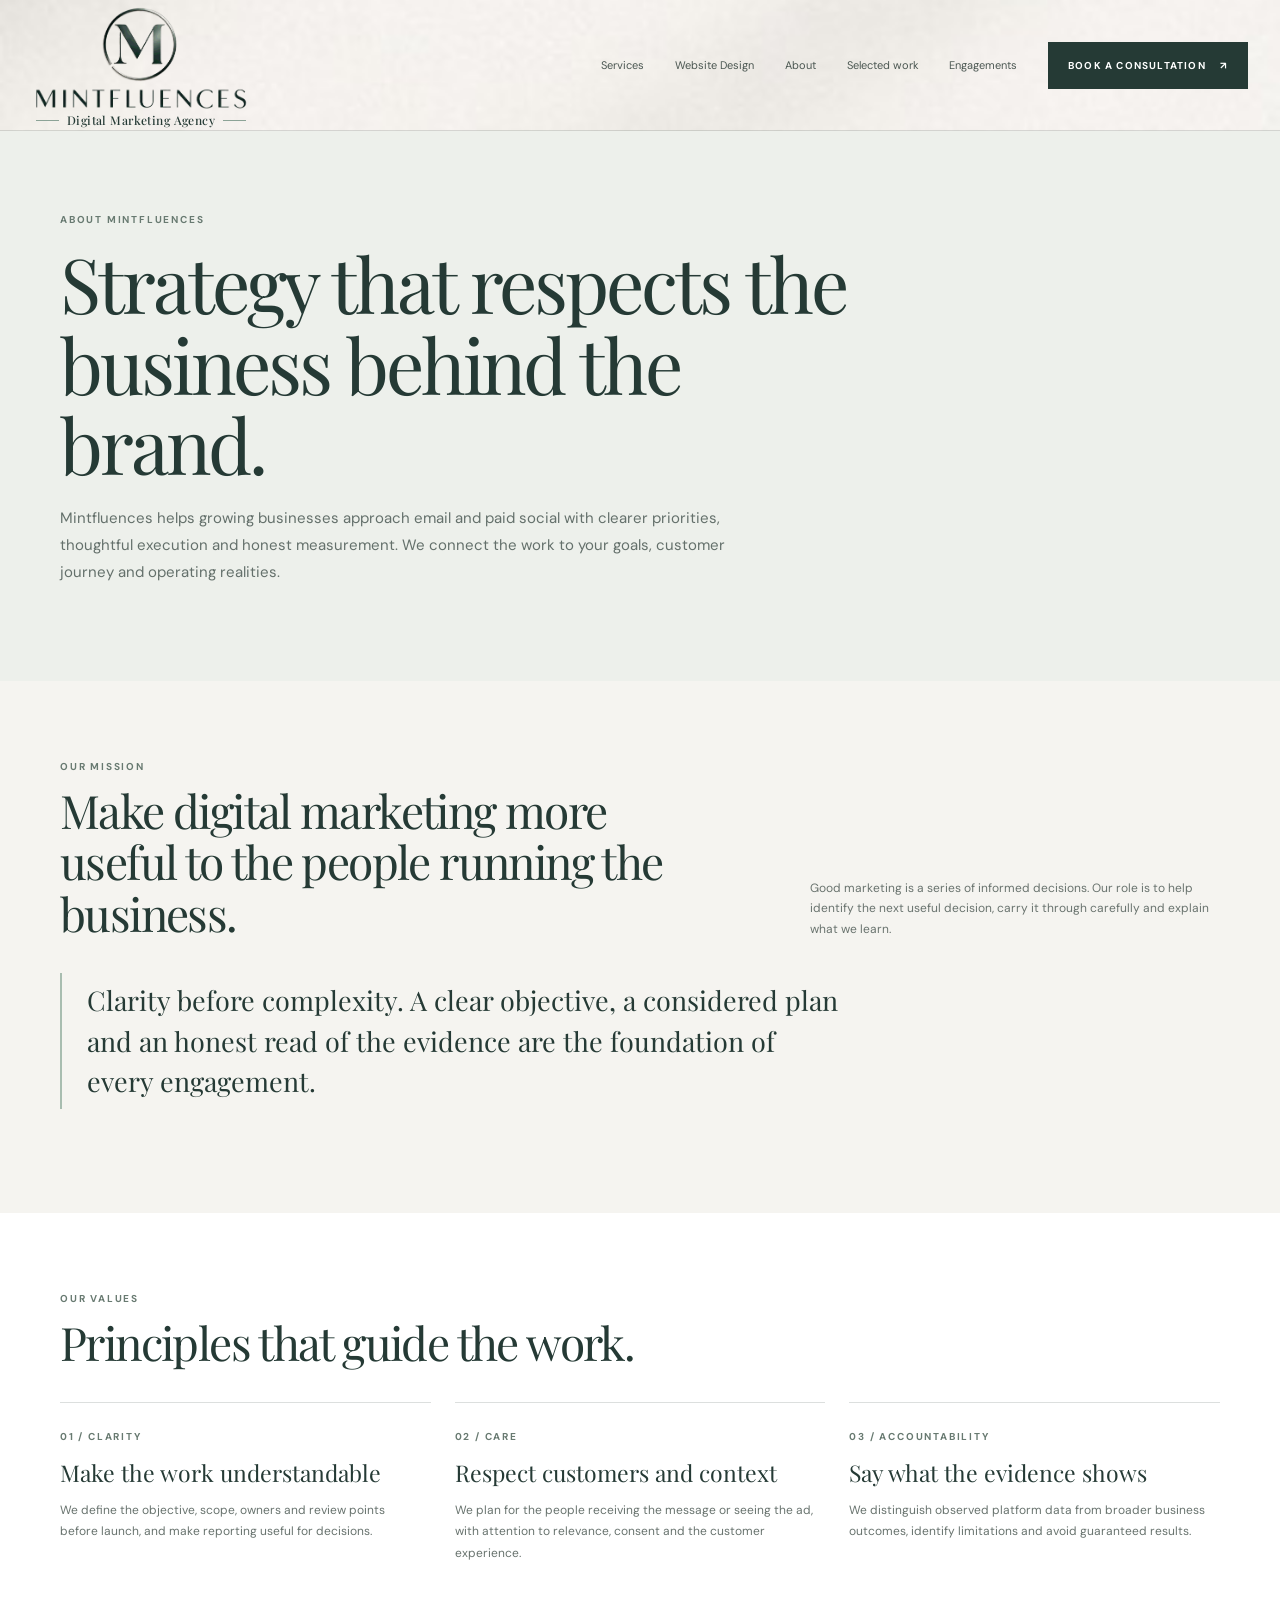
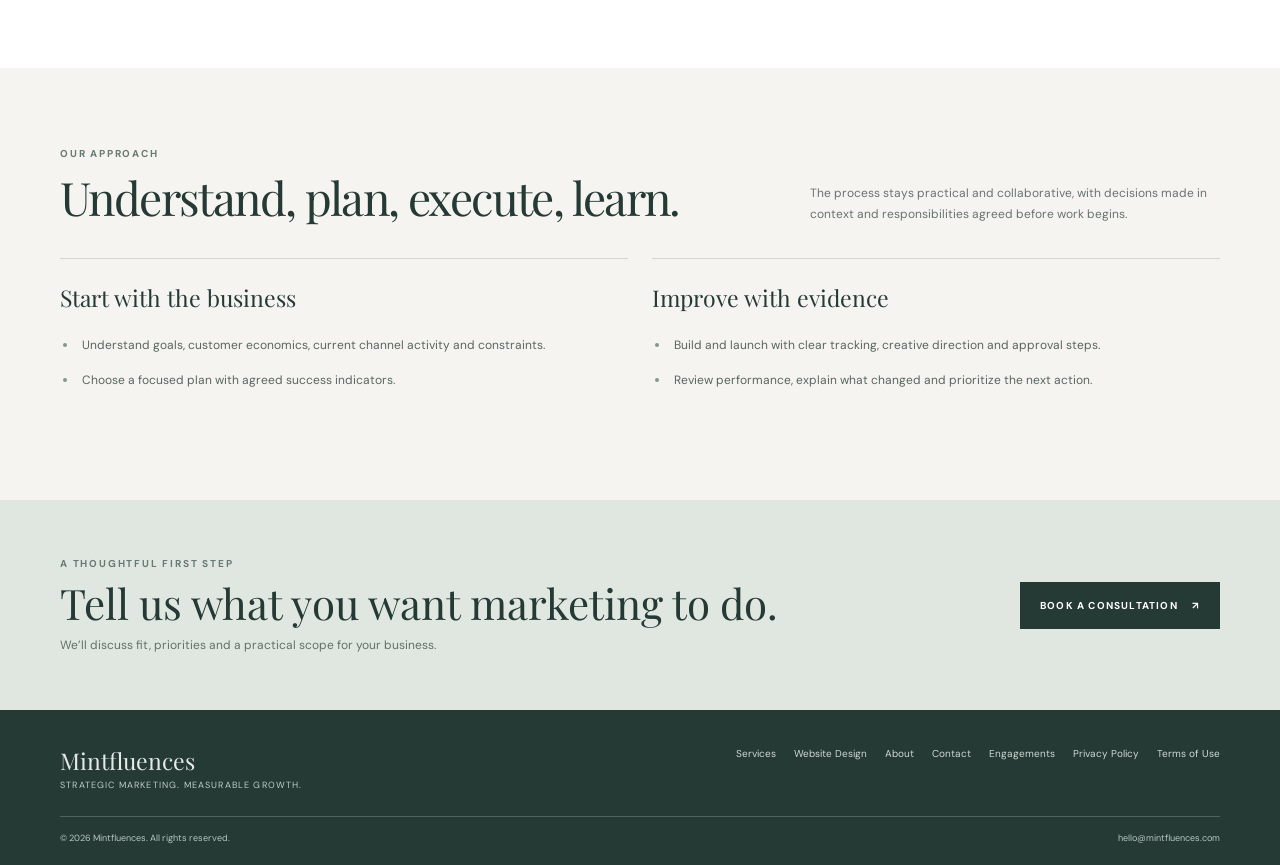
<file: about.html>
<!doctype html><html lang="en"><head><meta charset="utf-8"><meta name="viewport" content="width=device-width,initial-scale=1"><meta name="theme-color" content="#253A35"><link rel="icon" href="/favicon.svg" type="image/svg+xml"><link rel="preconnect" href="https://fonts.googleapis.com"><link rel="preconnect" href="https://fonts.gstatic.com" crossorigin><link href="https://fonts.googleapis.com/css2?family=DM+Sans:wght@400;500;600;700&family=Playfair+Display:wght@400;500;600&display=swap" rel="stylesheet"><link rel="stylesheet" href="services.css?v=website-service-20261101"><style>.legal-main{max-width:880px;margin:auto;padding:80px 28px 100px}.legal-main h1{font:400 clamp(42px,6vw,64px)/1.1 var(--serif);color:var(--forest);margin:14px 0}.legal-main h2{font:400 25px var(--serif);color:var(--forest);margin:32px 0 8px}.legal-main p,.legal-main li{font-size:13px;color:#59655e;line-height:1.9}.legal-main .notice{background:#e9ede7;padding:18px 20px;border-left:2px solid #82988b}.about-hero{padding:80px max(28px,calc((100vw - var(--max))/2));background:#edf0eb}.about-hero h1{font:400 clamp(47px,7vw,76px)/1.06 var(--serif);color:var(--forest);margin:15px 0 20px;max-width:800px;letter-spacing:-.04em}.about-hero p{font-size:15px;line-height:1.8;color:#64706b;max-width:720px}.value-grid{display:grid;grid-template-columns:repeat(3,1fr);gap:24px}.value-grid article{border-top:1px solid var(--line);padding:20px 5px 15px 0}.value-grid h3{font:400 23px var(--serif);color:var(--forest);margin:8px 0}.value-grid p{font-size:12px;color:#68736e;line-height:1.8}.about-note{font:400 27px/1.5 var(--serif);color:var(--forest);border-left:2px solid var(--sage);padding:7px 0 7px 25px;max-width:780px}@media(max-width:620px){.legal-main{padding:55px 22px 70px}.about-hero{padding:56px 22px}.value-grid{grid-template-columns:1fr;gap:0}}
</style><meta name="description" content="Learn about Mintfluences’ mission, values and considered approach to email and paid social marketing."><link rel="canonical" href="https://mintfluences.com/about.html"><meta property="og:title" content="About Mintfluences"><meta property="og:description" content="A clear, thoughtful approach to digital marketing for growing businesses."><title>About Mintfluences</title></head><body><a class="skip-link" href="#main">Skip to content</a><header class="site-header"><div class="header-inner"><a href="index.html" class="logo" aria-label="Mintfluences home"><img src="/mintfluences-logo-transparent.png" alt="Mintfluences" width="1011" height="559"><span class="brand-tagline">Digital Marketing Agency</span></a><nav aria-label="Main navigation"><a href="index.html#services">Services</a><a href="services/website-design.html">Website Design</a><a href="about.html">About</a><a href="index.html#work">Selected work</a><a href="engagements.html">Engagements</a><a class="button" href="index.html#contact">Book a consultation <span>↗</span></a></nav></div></header><main id="main"><section class="about-hero"><div class="eyebrow">About Mintfluences</div><h1>Strategy that respects the business behind the brand.</h1><p>Mintfluences helps growing businesses approach email and paid social with clearer priorities, thoughtful execution and honest measurement. We connect the work to your goals, customer journey and operating realities.</p></section><section class="section"><div class="section-head"><div><div class="eyebrow">Our mission</div><h2>Make digital marketing more useful to the people running the business.</h2></div><p>Good marketing is a series of informed decisions. Our role is to help identify the next useful decision, carry it through carefully and explain what we learn.</p></div><p class="about-note">Clarity before complexity. A clear objective, a considered plan and an honest read of the evidence are the foundation of every engagement.</p></section><section class="section monthly"><div class="section-head"><div><div class="eyebrow">Our values</div><h2>Principles that guide the work.</h2></div></div><div class="value-grid"><article><span class="eyebrow">01 / CLARITY</span><h3>Make the work understandable</h3><p>We define the objective, scope, owners and review points before launch, and make reporting useful for decisions.</p></article><article><span class="eyebrow">02 / CARE</span><h3>Respect customers and context</h3><p>We plan for the people receiving the message or seeing the ad, with attention to relevance, consent and the customer experience.</p></article><article><span class="eyebrow">03 / ACCOUNTABILITY</span><h3>Say what the evidence shows</h3><p>We distinguish observed platform data from broader business outcomes, identify limitations and avoid guaranteed results.</p></article></div></section><section class="section"><div class="section-head"><div><div class="eyebrow">Our approach</div><h2>Understand, plan, execute, learn.</h2></div><p>The process stays practical and collaborative, with decisions made in context and responsibilities agreed before work begins.</p></div><div class="content-grid"><article><h3>Start with the business</h3><ul><li>Understand goals, customer economics, current channel activity and constraints.</li><li>Choose a focused plan with agreed success indicators.</li></ul></article><article><h3>Improve with evidence</h3><ul><li>Build and launch with clear tracking, creative direction and approval steps.</li><li>Review performance, explain what changed and prioritize the next action.</li></ul></article></div></section><section class="closing"><div><div class="eyebrow">A thoughtful first step</div><h2>Tell us what you want marketing to do.</h2><p>We’ll discuss fit, priorities and a practical scope for your business.</p></div><a class="button" href="index.html#contact">Book a consultation <span>↗</span></a></section></main><footer><div class="footer-main"><a href="index.html" class="footer-brand">Mintfluences <span>Strategic marketing. Measurable growth.</span></a><nav aria-label="Footer navigation"><a href="index.html#services">Services</a><a href="services/website-design.html">Website Design</a><a href="about.html">About</a><a href="index.html#contact">Contact</a><a href="engagements.html">Engagements</a><a href="privacy.html">Privacy Policy</a><a href="terms.html">Terms of Use</a></nav></div><div class="footer-bottom"><span>© 2026 Mintfluences. All rights reserved.</span><a href="mailto:hello@mintfluences.com">hello@mintfluences.com</a></div></footer></body></html>
</file>
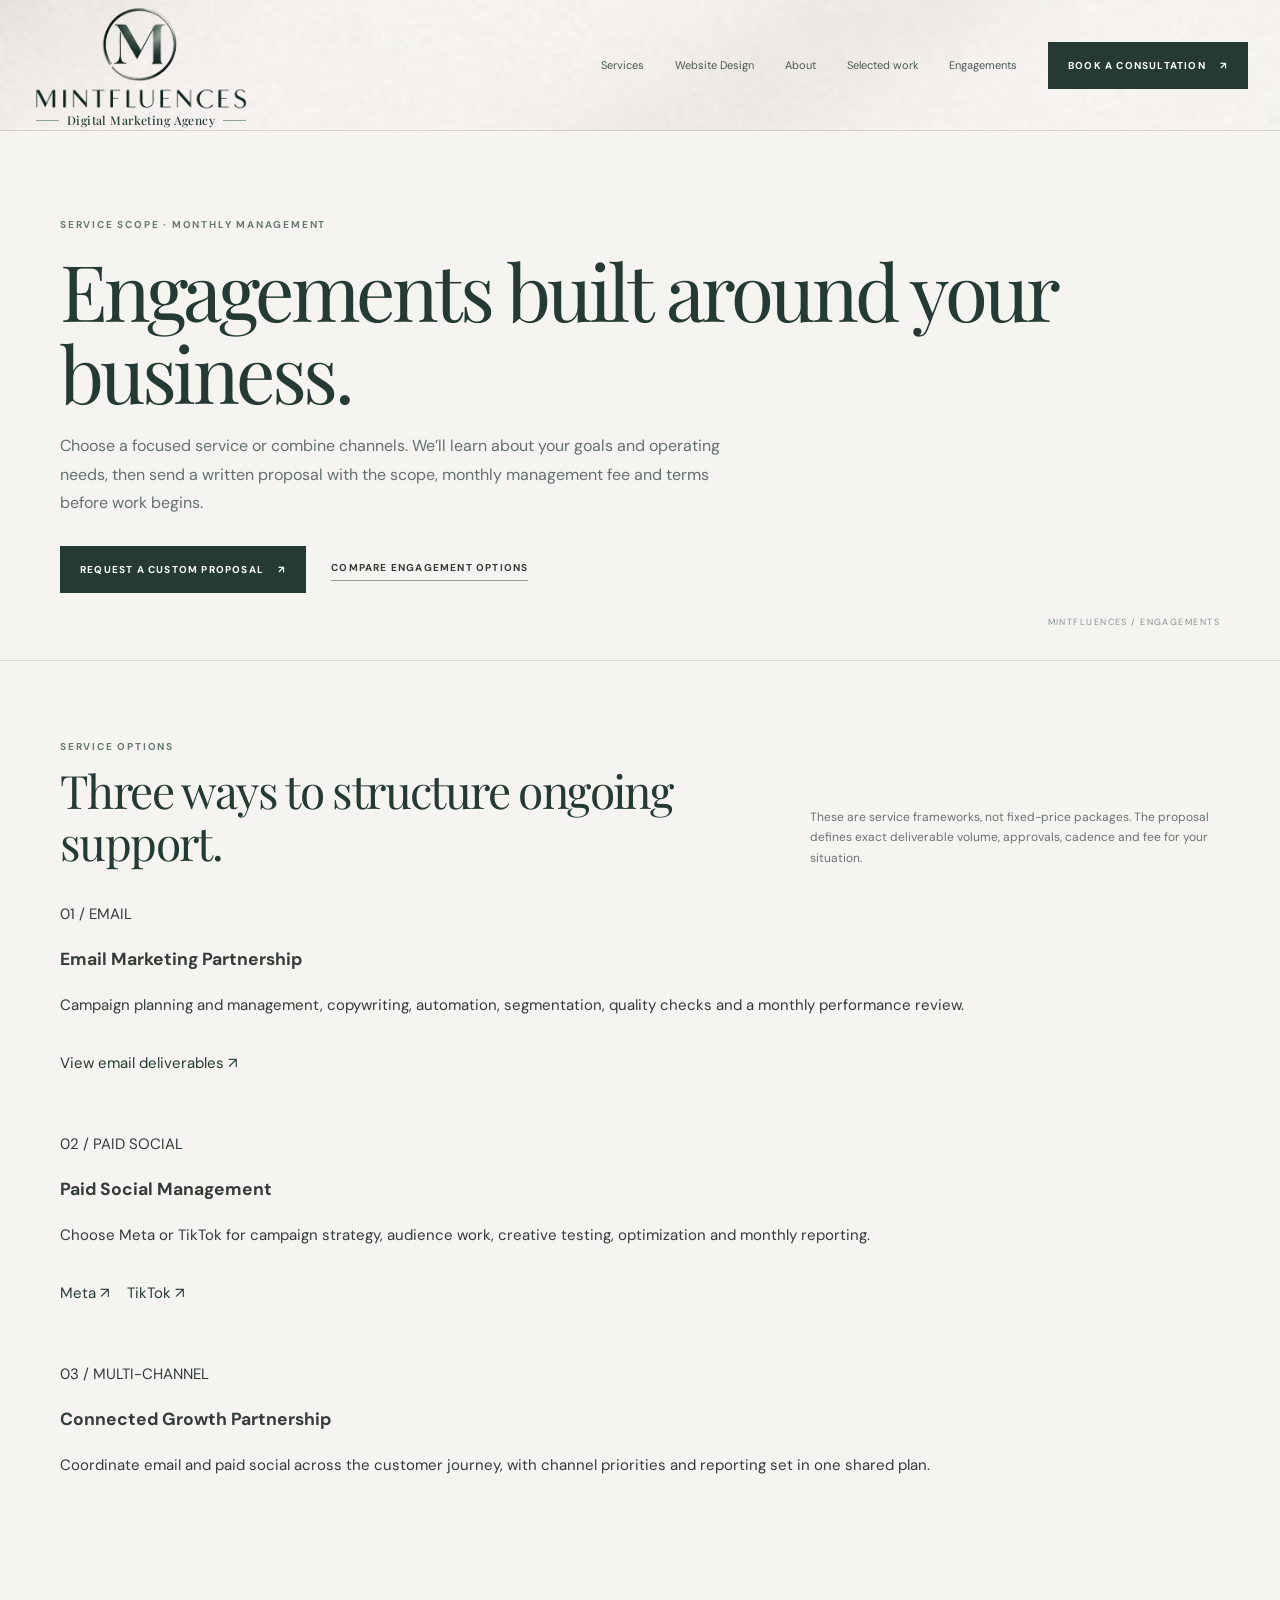
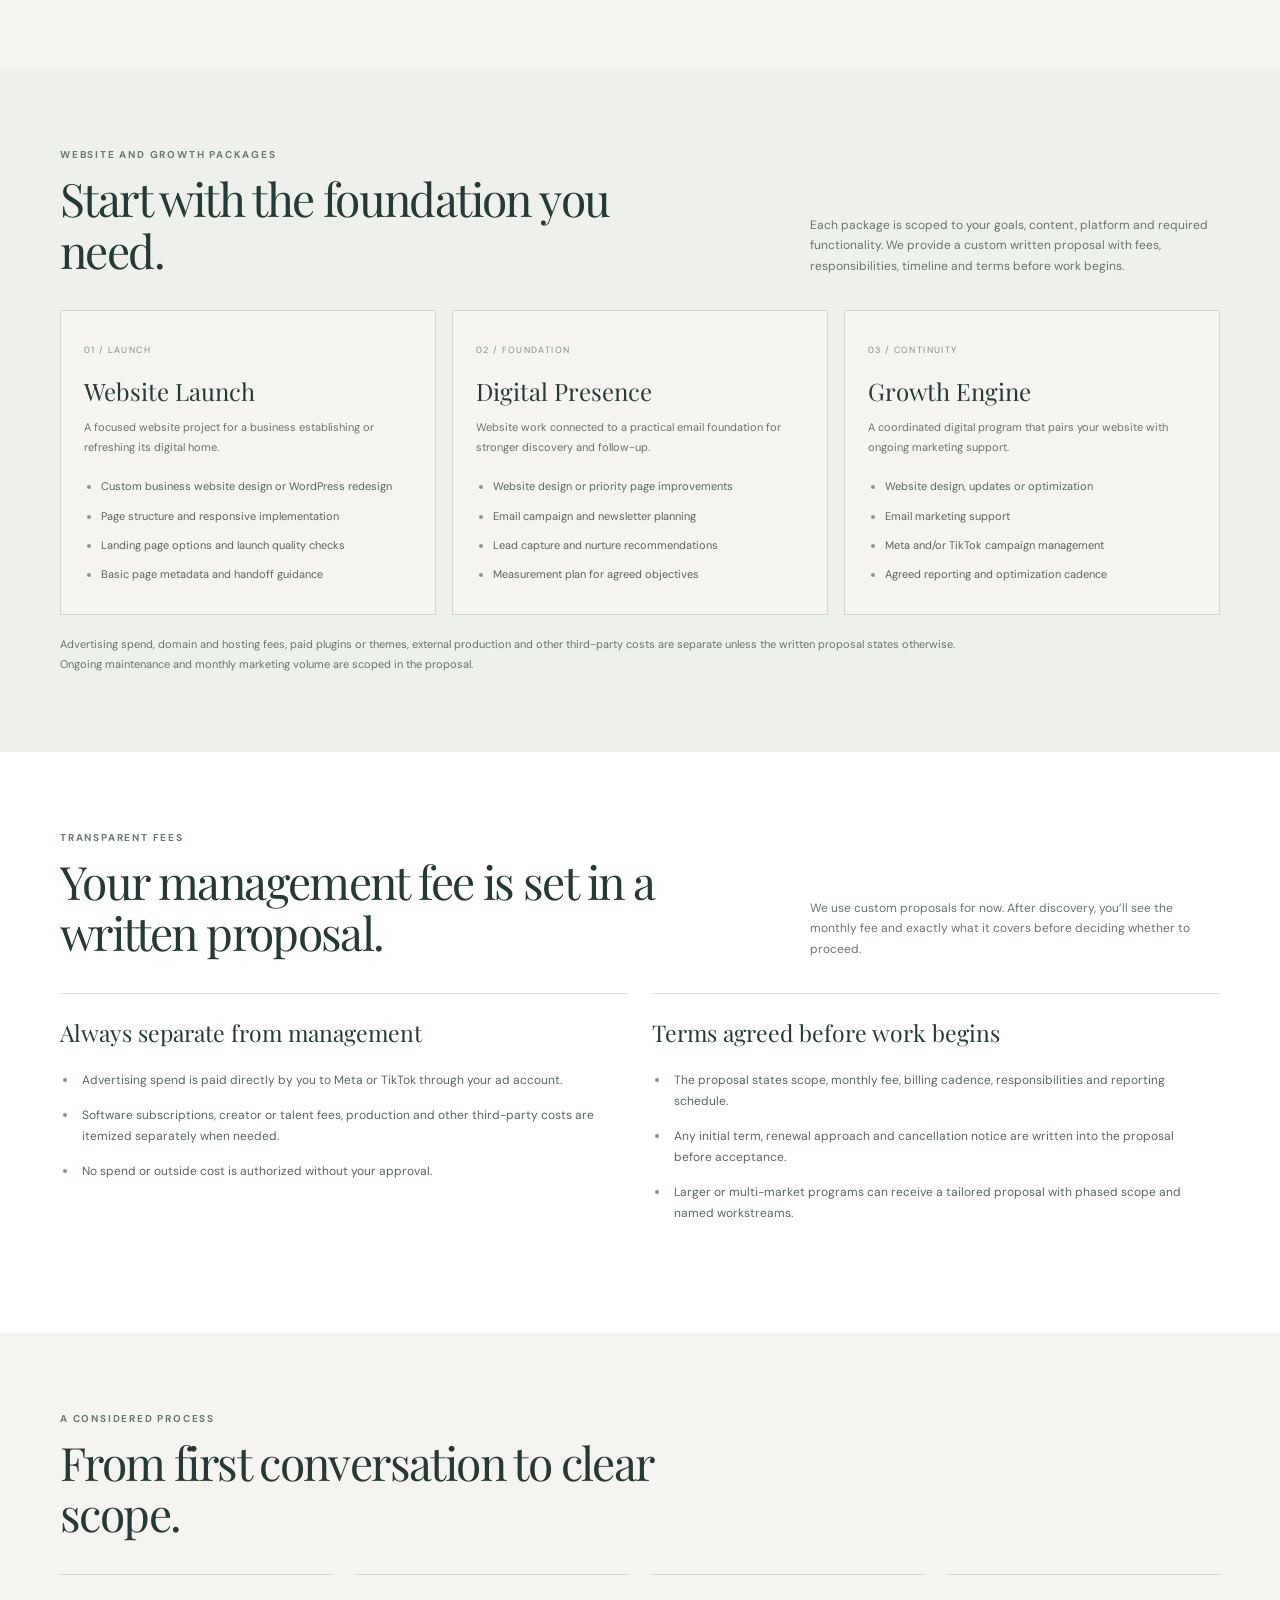
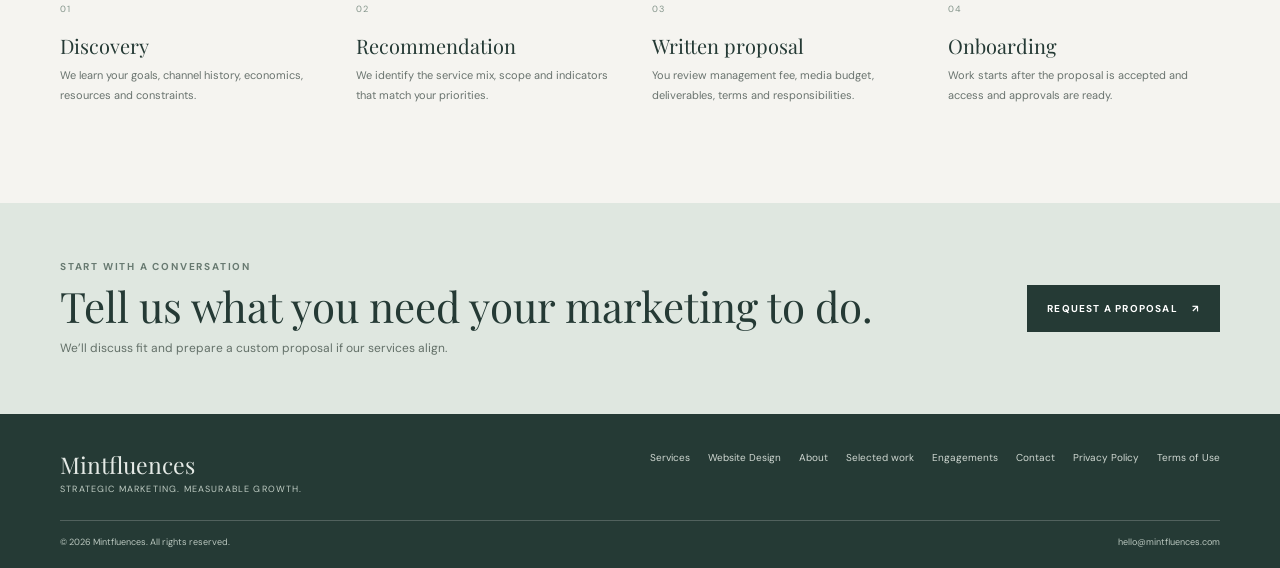
<file: engagements.html>
<!doctype html>
<html lang="en"><head>
<meta charset="utf-8"><meta name="viewport" content="width=device-width,initial-scale=1">
<meta name="theme-color" content="#253A35"><meta name="description" content="Explore Mintfluences email, paid social and combined marketing engagements. Each scope and monthly management fee is proposed around your business priorities.">
<link rel="canonical" href="https://mintfluences.com/engagements.html"><meta property="og:type" content="website"><meta property="og:title" content="Engagements and Custom Proposals | Mintfluences"><meta property="og:description" content="Clear service scopes and custom monthly proposals for email and paid social marketing."><meta property="og:url" content="https://mintfluences.com/engagements.html"><meta property="og:image" content="https://mintfluences.com/mintfluences-logo.jpg">
<link rel="icon" href="/favicon.svg" type="image/svg+xml"><link rel="preconnect" href="https://fonts.googleapis.com"><link rel="preconnect" href="https://fonts.gstatic.com" crossorigin><link href="https://fonts.googleapis.com/css2?family=DM+Sans:wght@400;500;600;700&family=Playfair+Display:wght@400;500;600&display=swap" rel="stylesheet"><link rel="stylesheet" href="services.css?v=brand-20261031">
<title>Engagements and Custom Proposals | Mintfluences</title></head>
<body><a class="skip-link" href="#main">Skip to content</a>
<header class="site-header"><div class="header-inner"><a href="index.html" class="logo" aria-label="Mintfluences home"><img src="/mintfluences-logo-transparent.png" alt="Mintfluences" width="1011" height="559"><span class="brand-tagline">Digital Marketing Agency</span></a><nav aria-label="Main navigation"><a href="index.html#services">Services</a><a href="services/website-design.html">Website Design</a><a href="about.html">About</a><a href="index.html#work">Selected work</a><a href="engagements.html" aria-current="page">Engagements</a><a class="button" href="index.html#contact">Book a consultation <span>↗</span></a></nav></div></header>
<main id="main">
<section class="service-hero"><div class="eyebrow">Service scope · Monthly management</div><h1>Engagements built around your business.</h1><p>Choose a focused service or combine channels. We’ll learn about your goals and operating needs, then send a written proposal with the scope, monthly management fee and terms before work begins.</p><div class="hero-actions"><a class="button" href="index.html#contact">Request a custom proposal <span>↗</span></a><a class="text-link" href="#options">Compare engagement options</a></div><div class="service-index">MINTFLUENCES / ENGAGEMENTS</div></section>
<section class="section" id="options"><div class="section-head"><div><div class="eyebrow">Service options</div><h2>Three ways to structure ongoing support.</h2></div><p>These are service frameworks, not fixed-price packages. The proposal defines exact deliverable volume, approvals, cadence and fee for your situation.</p></div><div class="package-preview-grid engagement-options">
<article><span>01 / EMAIL</span><h3>Email Marketing Partnership</h3><p>Campaign planning and management, copywriting, automation, segmentation, quality checks and a monthly performance review.</p><a class="small-link" href="services/email-marketing.html">View email deliverables ↗</a></article>
<article><span>02 / PAID SOCIAL</span><h3>Paid Social Management</h3><p>Choose Meta or TikTok for campaign strategy, audience work, creative testing, optimization and monthly reporting.</p><div class="option-links"><a class="small-link" href="services/meta-advertising.html">Meta ↗</a><a class="small-link" href="services/tiktok-advertising.html">TikTok ↗</a></div></article>
<article><span>03 / MULTI-CHANNEL</span><h3>Connected Growth Partnership</h3><p>Coordinate email and paid social across the customer journey, with channel priorities and reporting set in one shared plan.</p></article></div></section>
<section class="section website-packages" id="website-packages"><div class="section-head"><div><div class="eyebrow">Website and growth packages</div><h2>Start with the foundation you need.</h2></div><p>Each package is scoped to your goals, content, platform and required functionality. We provide a custom written proposal with fees, responsibilities, timeline and terms before work begins.</p></div><div class="website-package-grid"><article><span>01 / LAUNCH</span><h3>Website Launch</h3><p>A focused website project for a business establishing or refreshing its digital home.</p><ul><li>Custom business website design or WordPress redesign</li><li>Page structure and responsive implementation</li><li>Landing page options and launch quality checks</li><li>Basic page metadata and handoff guidance</li></ul></article><article><span>02 / FOUNDATION</span><h3>Digital Presence</h3><p>Website work connected to a practical email foundation for stronger discovery and follow-up.</p><ul><li>Website design or priority page improvements</li><li>Email campaign and newsletter planning</li><li>Lead capture and nurture recommendations</li><li>Measurement plan for agreed objectives</li></ul></article><article><span>03 / CONTINUITY</span><h3>Growth Engine</h3><p>A coordinated digital program that pairs your website with ongoing marketing support.</p><ul><li>Website design, updates or optimization</li><li>Email marketing support</li><li>Meta and/or TikTok campaign management</li><li>Agreed reporting and optimization cadence</li></ul></article></div><p class="package-disclaimer">Advertising spend, domain and hosting fees, paid plugins or themes, external production and other third-party costs are separate unless the written proposal states otherwise. Ongoing maintenance and monthly marketing volume are scoped in the proposal.</p></section><section class="section monthly"><div class="section-head"><div><div class="eyebrow">Transparent fees</div><h2>Your management fee is set in a written proposal.</h2></div><p>We use custom proposals for now. After discovery, you’ll see the monthly fee and exactly what it covers before deciding whether to proceed.</p></div><div class="content-grid">
<article><h3>Always separate from management</h3><ul><li>Advertising spend is paid directly by you to Meta or TikTok through your ad account.</li><li>Software subscriptions, creator or talent fees, production and other third-party costs are itemized separately when needed.</li><li>No spend or outside cost is authorized without your approval.</li></ul></article>
<article><h3>Terms agreed before work begins</h3><ul><li>The proposal states scope, monthly fee, billing cadence, responsibilities and reporting schedule.</li><li>Any initial term, renewal approach and cancellation notice are written into the proposal before acceptance.</li><li>Larger or multi-market programs can receive a tailored proposal with phased scope and named workstreams.</li></ul></article>
</div></section>
<section class="section"><div class="section-head"><div><div class="eyebrow">A considered process</div><h2>From first conversation to clear scope.</h2></div></div><div class="monthly-grid">
<article><span>01</span><h3>Discovery</h3><p>We learn your goals, channel history, economics, resources and constraints.</p></article><article><span>02</span><h3>Recommendation</h3><p>We identify the service mix, scope and indicators that match your priorities.</p></article><article><span>03</span><h3>Written proposal</h3><p>You review management fee, media budget, deliverables, terms and responsibilities.</p></article><article><span>04</span><h3>Onboarding</h3><p>Work starts after the proposal is accepted and access and approvals are ready.</p></article>
</div></section>
<section class="closing"><div><div class="eyebrow">Start with a conversation</div><h2>Tell us what you need your marketing to do.</h2><p>We’ll discuss fit and prepare a custom proposal if our services align.</p></div><a class="button" href="index.html#contact">Request a proposal <span>↗</span></a></section>
</main>
<footer><div class="footer-main"><a href="index.html" class="footer-brand">Mintfluences <span>Strategic marketing. Measurable growth.</span></a><nav aria-label="Footer navigation"><a href="index.html#services">Services</a><a href="services/website-design.html">Website Design</a><a href="about.html">About</a><a href="index.html#work">Selected work</a><a href="engagements.html">Engagements</a><a href="index.html#contact">Contact</a><a href="privacy.html">Privacy Policy</a><a href="terms.html">Terms of Use</a></nav></div><div class="footer-bottom"><span>© 2026 Mintfluences. All rights reserved.</span><a href="mailto:hello@mintfluences.com">hello@mintfluences.com</a></div></footer>
</body></html>
</file>
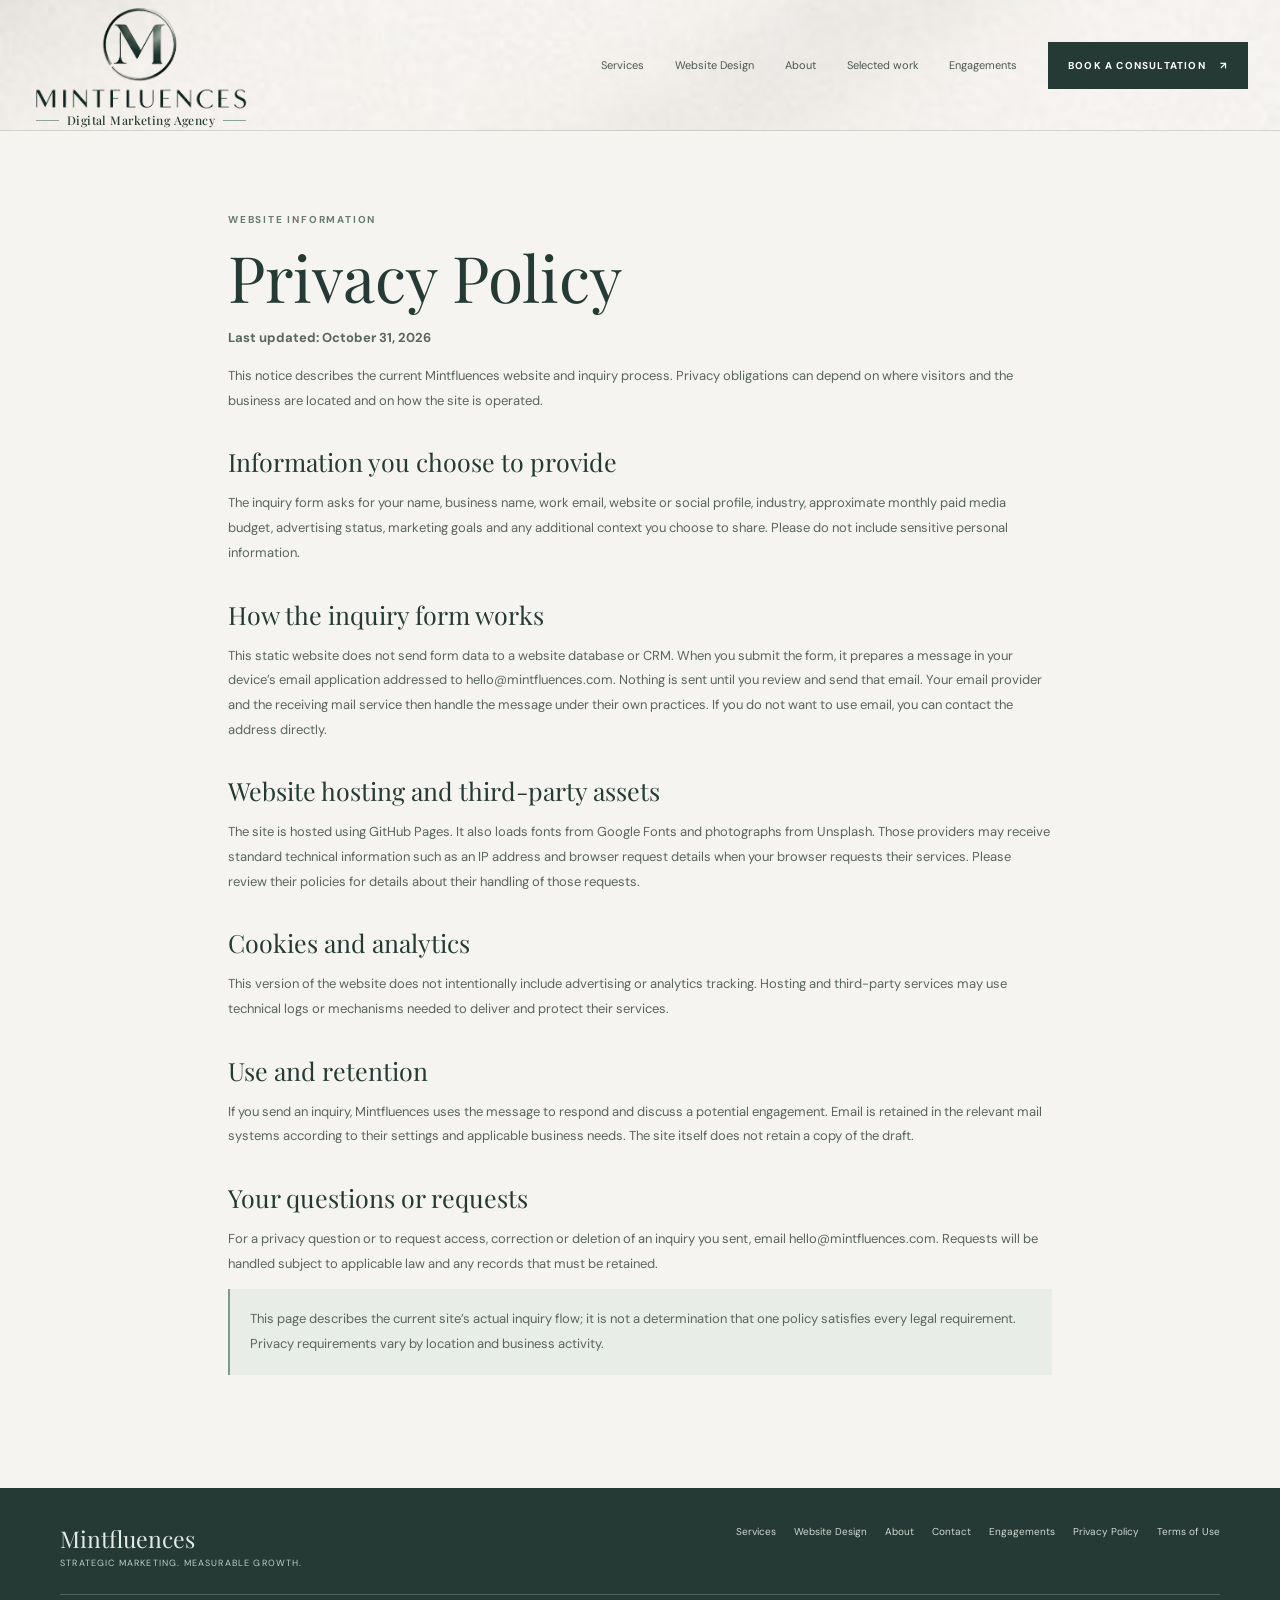
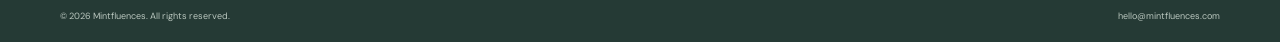
<file: privacy.html>
<!doctype html><html lang="en"><head><meta charset="utf-8"><meta name="viewport" content="width=device-width,initial-scale=1"><meta name="theme-color" content="#253A35"><link rel="icon" href="/favicon.svg" type="image/svg+xml"><link rel="preconnect" href="https://fonts.googleapis.com"><link rel="preconnect" href="https://fonts.gstatic.com" crossorigin><link href="https://fonts.googleapis.com/css2?family=DM+Sans:wght@400;500;600;700&family=Playfair+Display:wght@400;500;600&display=swap" rel="stylesheet"><link rel="stylesheet" href="services.css?v=website-service-20261101"><style>.legal-main{max-width:880px;margin:auto;padding:80px 28px 100px}.legal-main h1{font:400 clamp(42px,6vw,64px)/1.1 var(--serif);color:var(--forest);margin:14px 0}.legal-main h2{font:400 25px var(--serif);color:var(--forest);margin:32px 0 8px}.legal-main p,.legal-main li{font-size:13px;color:#59655e;line-height:1.9}.legal-main .notice{background:#e9ede7;padding:18px 20px;border-left:2px solid #82988b}.about-hero{padding:80px max(28px,calc((100vw - var(--max))/2));background:#edf0eb}.about-hero h1{font:400 clamp(47px,7vw,76px)/1.06 var(--serif);color:var(--forest);margin:15px 0 20px;max-width:800px;letter-spacing:-.04em}.about-hero p{font-size:15px;line-height:1.8;color:#64706b;max-width:720px}.value-grid{display:grid;grid-template-columns:repeat(3,1fr);gap:24px}.value-grid article{border-top:1px solid var(--line);padding:20px 5px 15px 0}.value-grid h3{font:400 23px var(--serif);color:var(--forest);margin:8px 0}.value-grid p{font-size:12px;color:#68736e;line-height:1.8}.about-note{font:400 27px/1.5 var(--serif);color:var(--forest);border-left:2px solid var(--sage);padding:7px 0 7px 25px;max-width:780px}@media(max-width:620px){.legal-main{padding:55px 22px 70px}.about-hero{padding:56px 22px}.value-grid{grid-template-columns:1fr;gap:0}}
</style><meta name="description" content="How Mintfluences handles information when you visit this website or contact the agency."><link rel="canonical" href="https://mintfluences.com/privacy.html"><title>Privacy Policy | Mintfluences</title></head><body><a class="skip-link" href="#main">Skip to content</a><header class="site-header"><div class="header-inner"><a href="index.html" class="logo" aria-label="Mintfluences home"><img src="/mintfluences-logo-transparent.png" alt="Mintfluences" width="1011" height="559"><span class="brand-tagline">Digital Marketing Agency</span></a><nav aria-label="Main navigation"><a href="index.html#services">Services</a><a href="services/website-design.html">Website Design</a><a href="about.html">About</a><a href="index.html#work">Selected work</a><a href="engagements.html">Engagements</a><a class="button" href="index.html#contact">Book a consultation <span>↗</span></a></nav></div></header><main id="main" class="legal-main"><div class="eyebrow">Website information</div><h1>Privacy Policy</h1><p><strong>Last updated: October 31, 2026</strong></p><p>This notice describes the current Mintfluences website and inquiry process. Privacy obligations can depend on where visitors and the business are located and on how the site is operated.</p><h2>Information you choose to provide</h2><p>The inquiry form asks for your name, business name, work email, website or social profile, industry, approximate monthly paid media budget, advertising status, marketing goals and any additional context you choose to share. Please do not include sensitive personal information.</p><h2>How the inquiry form works</h2><p>This static website does not send form data to a website database or CRM. When you submit the form, it prepares a message in your device’s email application addressed to <a href="mailto:hello@mintfluences.com">hello@mintfluences.com</a>. Nothing is sent until you review and send that email. Your email provider and the receiving mail service then handle the message under their own practices. If you do not want to use email, you can contact the address directly.</p><h2>Website hosting and third-party assets</h2><p>The site is hosted using GitHub Pages. It also loads fonts from Google Fonts and photographs from Unsplash. Those providers may receive standard technical information such as an IP address and browser request details when your browser requests their services. Please review their policies for details about their handling of those requests.</p><h2>Cookies and analytics</h2><p>This version of the website does not intentionally include advertising or analytics tracking. Hosting and third-party services may use technical logs or mechanisms needed to deliver and protect their services.</p><h2>Use and retention</h2><p>If you send an inquiry, Mintfluences uses the message to respond and discuss a potential engagement. Email is retained in the relevant mail systems according to their settings and applicable business needs. The site itself does not retain a copy of the draft.</p><h2>Your questions or requests</h2><p>For a privacy question or to request access, correction or deletion of an inquiry you sent, email <a href="mailto:hello@mintfluences.com">hello@mintfluences.com</a>. Requests will be handled subject to applicable law and any records that must be retained.</p><p class="notice">This page describes the current site’s actual inquiry flow; it is not a determination that one policy satisfies every legal requirement. Privacy requirements vary by location and business activity.</p></main><footer><div class="footer-main"><a href="index.html" class="footer-brand">Mintfluences <span>Strategic marketing. Measurable growth.</span></a><nav aria-label="Footer navigation"><a href="index.html#services">Services</a><a href="services/website-design.html">Website Design</a><a href="about.html">About</a><a href="index.html#contact">Contact</a><a href="engagements.html">Engagements</a><a href="privacy.html">Privacy Policy</a><a href="terms.html">Terms of Use</a></nav></div><div class="footer-bottom"><span>© 2026 Mintfluences. All rights reserved.</span><a href="mailto:hello@mintfluences.com">hello@mintfluences.com</a></div></footer></body></html>
</file>
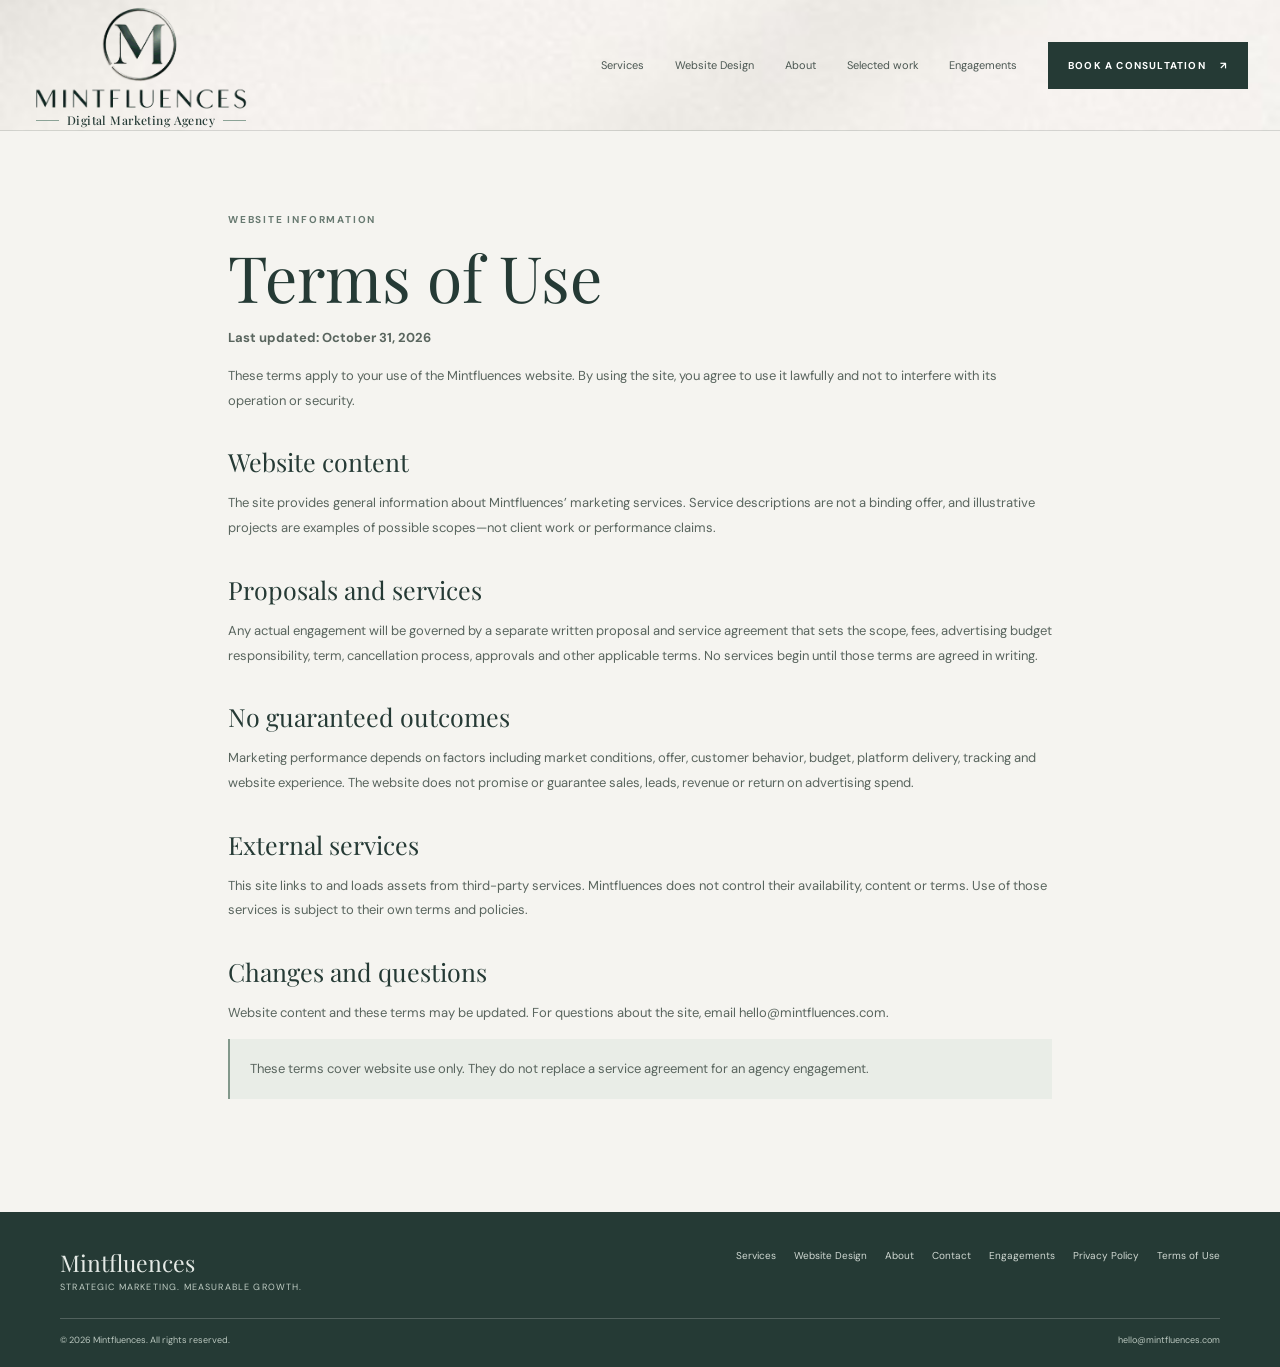
<file: terms.html>
<!doctype html><html lang="en"><head><meta charset="utf-8"><meta name="viewport" content="width=device-width,initial-scale=1"><meta name="theme-color" content="#253A35"><link rel="icon" href="/favicon.svg" type="image/svg+xml"><link rel="preconnect" href="https://fonts.googleapis.com"><link rel="preconnect" href="https://fonts.gstatic.com" crossorigin><link href="https://fonts.googleapis.com/css2?family=DM+Sans:wght@400;500;600;700&family=Playfair+Display:wght@400;500;600&display=swap" rel="stylesheet"><link rel="stylesheet" href="services.css?v=website-service-20261101"><style>.legal-main{max-width:880px;margin:auto;padding:80px 28px 100px}.legal-main h1{font:400 clamp(42px,6vw,64px)/1.1 var(--serif);color:var(--forest);margin:14px 0}.legal-main h2{font:400 25px var(--serif);color:var(--forest);margin:32px 0 8px}.legal-main p,.legal-main li{font-size:13px;color:#59655e;line-height:1.9}.legal-main .notice{background:#e9ede7;padding:18px 20px;border-left:2px solid #82988b}.about-hero{padding:80px max(28px,calc((100vw - var(--max))/2));background:#edf0eb}.about-hero h1{font:400 clamp(47px,7vw,76px)/1.06 var(--serif);color:var(--forest);margin:15px 0 20px;max-width:800px;letter-spacing:-.04em}.about-hero p{font-size:15px;line-height:1.8;color:#64706b;max-width:720px}.value-grid{display:grid;grid-template-columns:repeat(3,1fr);gap:24px}.value-grid article{border-top:1px solid var(--line);padding:20px 5px 15px 0}.value-grid h3{font:400 23px var(--serif);color:var(--forest);margin:8px 0}.value-grid p{font-size:12px;color:#68736e;line-height:1.8}.about-note{font:400 27px/1.5 var(--serif);color:var(--forest);border-left:2px solid var(--sage);padding:7px 0 7px 25px;max-width:780px}@media(max-width:620px){.legal-main{padding:55px 22px 70px}.about-hero{padding:56px 22px}.value-grid{grid-template-columns:1fr;gap:0}}
</style><meta name="description" content="Terms for using the Mintfluences website."><link rel="canonical" href="https://mintfluences.com/terms.html"><title>Terms of Use | Mintfluences</title></head><body><a class="skip-link" href="#main">Skip to content</a><header class="site-header"><div class="header-inner"><a href="index.html" class="logo" aria-label="Mintfluences home"><img src="/mintfluences-logo-transparent.png" alt="Mintfluences" width="1011" height="559"><span class="brand-tagline">Digital Marketing Agency</span></a><nav aria-label="Main navigation"><a href="index.html#services">Services</a><a href="services/website-design.html">Website Design</a><a href="about.html">About</a><a href="index.html#work">Selected work</a><a href="engagements.html">Engagements</a><a class="button" href="index.html#contact">Book a consultation <span>↗</span></a></nav></div></header><main id="main" class="legal-main"><div class="eyebrow">Website information</div><h1>Terms of Use</h1><p><strong>Last updated: October 31, 2026</strong></p><p>These terms apply to your use of the Mintfluences website. By using the site, you agree to use it lawfully and not to interfere with its operation or security.</p><h2>Website content</h2><p>The site provides general information about Mintfluences’ marketing services. Service descriptions are not a binding offer, and illustrative projects are examples of possible scopes—not client work or performance claims.</p><h2>Proposals and services</h2><p>Any actual engagement will be governed by a separate written proposal and service agreement that sets the scope, fees, advertising budget responsibility, term, cancellation process, approvals and other applicable terms. No services begin until those terms are agreed in writing.</p><h2>No guaranteed outcomes</h2><p>Marketing performance depends on factors including market conditions, offer, customer behavior, budget, platform delivery, tracking and website experience. The website does not promise or guarantee sales, leads, revenue or return on advertising spend.</p><h2>External services</h2><p>This site links to and loads assets from third-party services. Mintfluences does not control their availability, content or terms. Use of those services is subject to their own terms and policies.</p><h2>Changes and questions</h2><p>Website content and these terms may be updated. For questions about the site, email <a href="mailto:hello@mintfluences.com">hello@mintfluences.com</a>.</p><p class="notice">These terms cover website use only. They do not replace a service agreement for an agency engagement.</p></main><footer><div class="footer-main"><a href="index.html" class="footer-brand">Mintfluences <span>Strategic marketing. Measurable growth.</span></a><nav aria-label="Footer navigation"><a href="index.html#services">Services</a><a href="services/website-design.html">Website Design</a><a href="about.html">About</a><a href="index.html#contact">Contact</a><a href="engagements.html">Engagements</a><a href="privacy.html">Privacy Policy</a><a href="terms.html">Terms of Use</a></nav></div><div class="footer-bottom"><span>© 2026 Mintfluences. All rights reserved.</span><a href="mailto:hello@mintfluences.com">hello@mintfluences.com</a></div></footer></body></html>
</file>
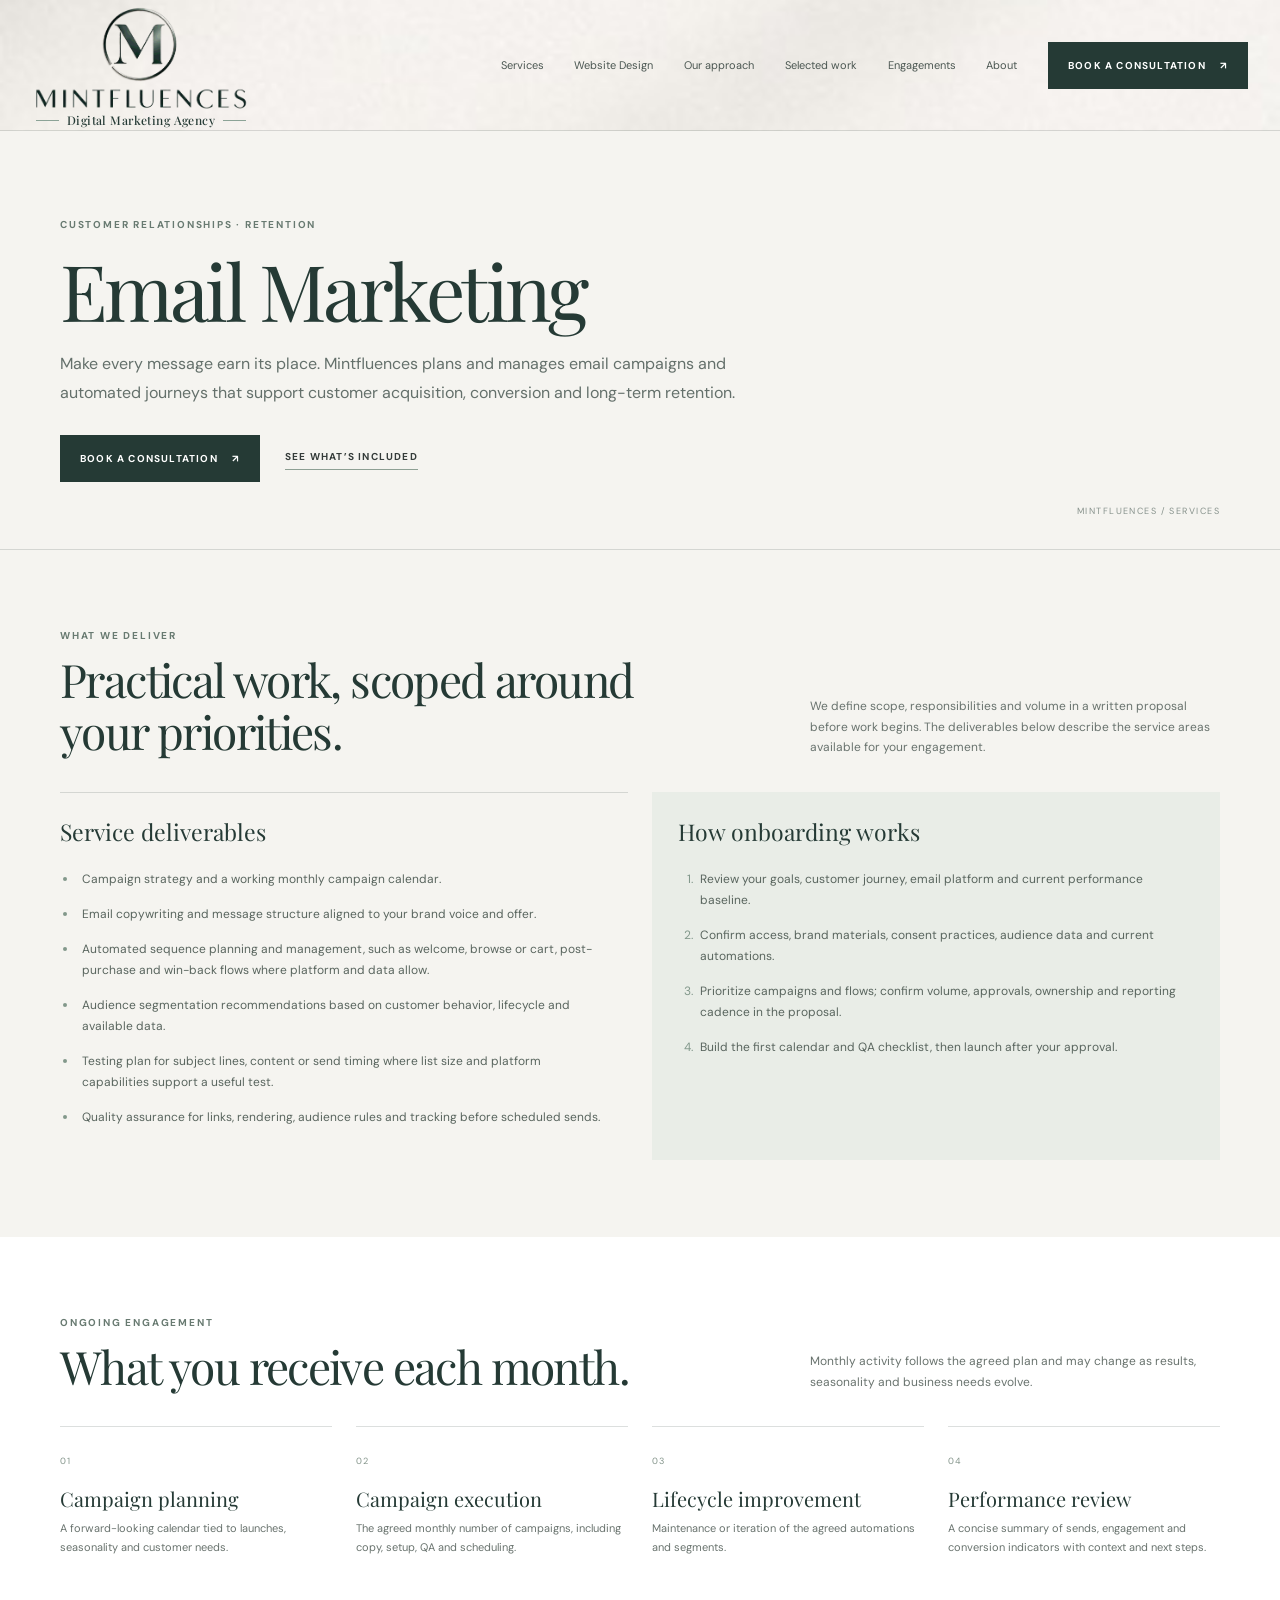
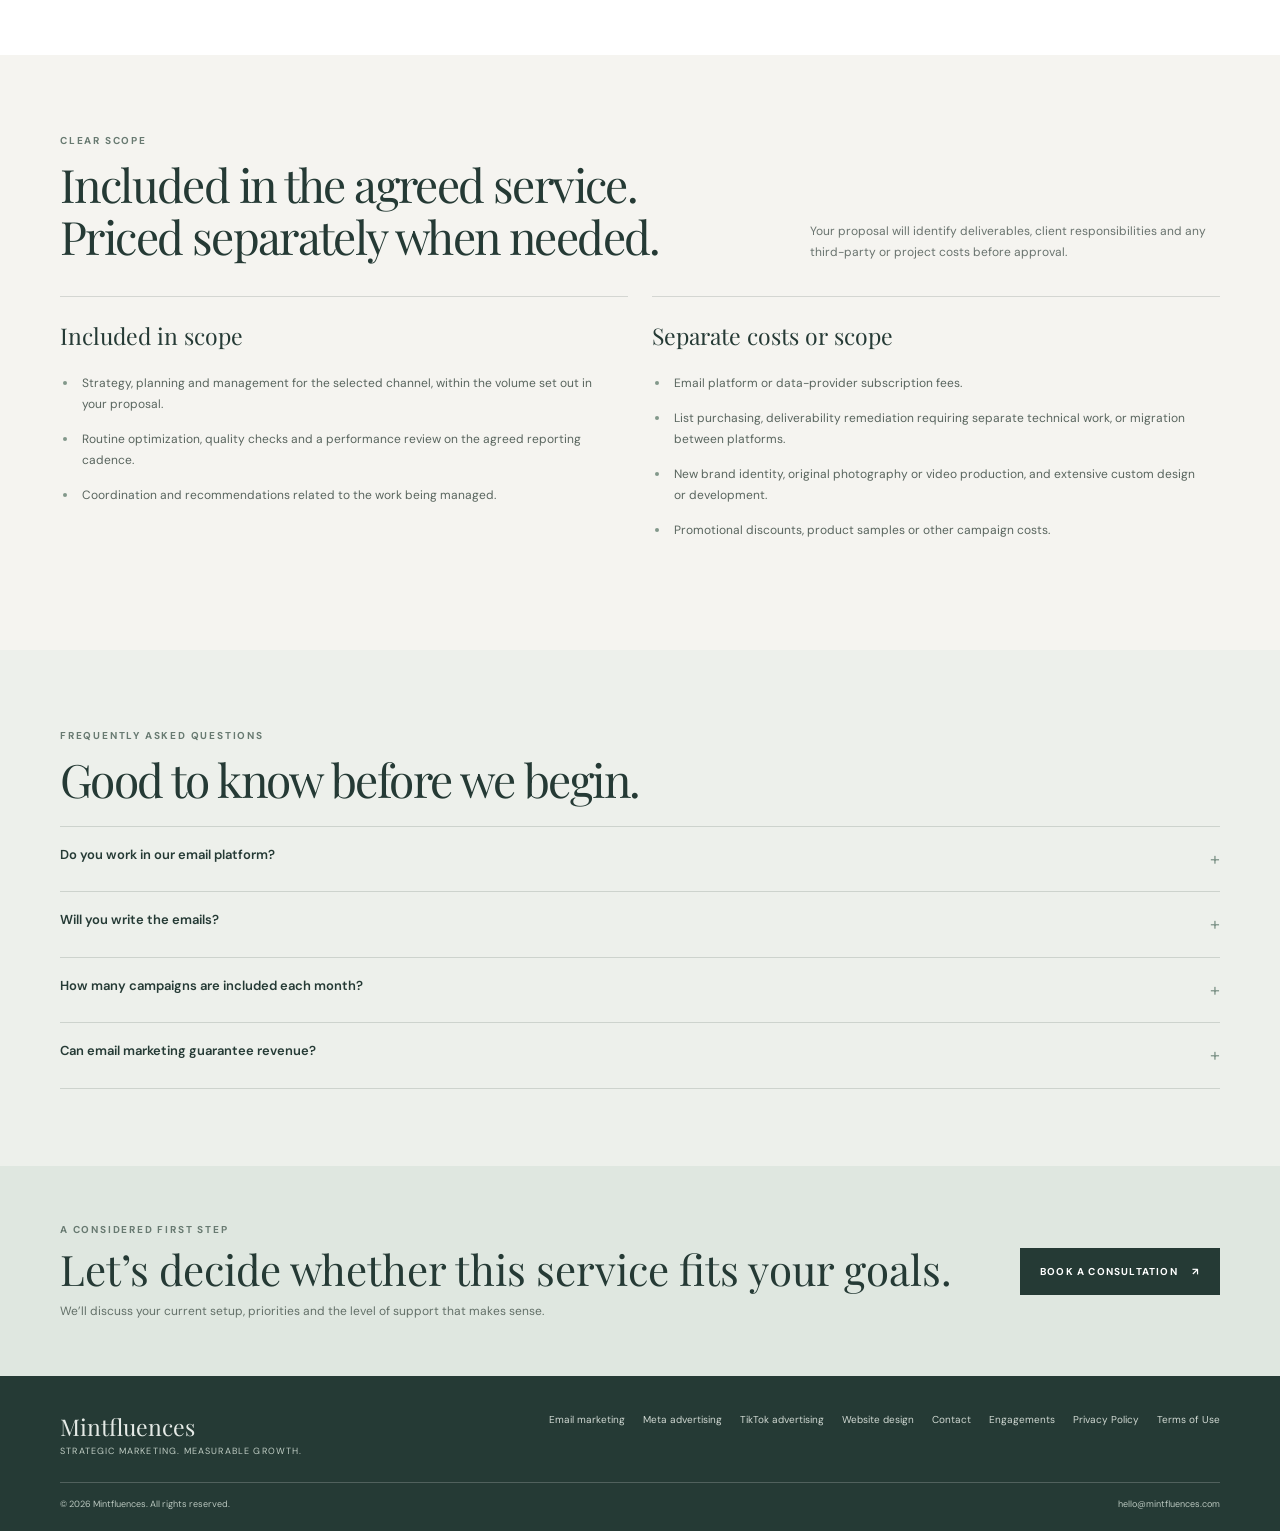
<file: services/email-marketing.html>
<!doctype html>
<html lang="en">
<head>
<meta charset="utf-8"><meta name="viewport" content="width=device-width,initial-scale=1">
<meta name="theme-color" content="#253A35"><meta name="description" content="Email marketing strategy, campaign management, automation, segmentation and copywriting for growing businesses.">
<title>Email Marketing | Mintfluences</title>
<link rel="canonical" href="https://mintfluences.com/services/email-marketing.html">
<meta property="og:type" content="website"><meta property="og:title" content="Email Marketing | Mintfluences"><meta property="og:description" content="Email marketing strategy, campaign management, automation, segmentation and copywriting for growing businesses."><meta property="og:url" content="https://mintfluences.com/services/email-marketing.html"><meta property="og:image" content="https://mintfluences.com/mintfluences-logo.jpg">
<link rel="icon" href="../favicon.svg" type="image/svg+xml"><link rel="preconnect" href="https://fonts.googleapis.com"><link rel="preconnect" href="https://fonts.gstatic.com" crossorigin>
<link href="https://fonts.googleapis.com/css2?family=DM+Sans:wght@400;500;600;700&family=Playfair+Display:wght@400;500;600&display=swap" rel="stylesheet"><link rel="stylesheet" href="../services.css?v=website-service-20261101">
</head><body>
<a class="skip-link" href="#main">Skip to content</a>

<header class="site-header"><div class="header-inner"><a href="../index.html" class="logo" aria-label="Mintfluences home"><img src="/mintfluences-logo-transparent.png" alt="Mintfluences" width="1011" height="559"><span class="brand-tagline">Digital Marketing Agency</span></a><nav aria-label="Main navigation"><a href="../index.html#services">Services</a><a href="website-design.html">Website Design</a><a href="../index.html#approach">Our approach</a><a href="../index.html#work">Selected work</a><a href="../engagements.html">Engagements</a><a href="../about.html">About</a><a class="button" href="../index.html#contact">Book a consultation <span>↗</span></a></nav></div></header>
<main id="main">
<section class="service-hero"><div class="eyebrow">CUSTOMER RELATIONSHIPS · RETENTION</div><h1>Email Marketing</h1><p>Make every message earn its place. Mintfluences plans and manages email campaigns and automated journeys that support customer acquisition, conversion and long-term retention.</p><div class="hero-actions"><a class="button" href="../index.html#contact">Book a consultation <span>↗</span></a><a class="text-link" href="#deliverables">See what’s included</a></div><div class="service-index">MINTFLUENCES / SERVICES</div></section>
<section class="section" id="deliverables"><div class="section-head"><div><div class="eyebrow">What we deliver</div><h2>Practical work, scoped around your priorities.</h2></div><p>We define scope, responsibilities and volume in a written proposal before work begins. The deliverables below describe the service areas available for your engagement.</p></div><div class="content-grid"><article><h3>Service deliverables</h3><ul><li>Campaign strategy and a working monthly campaign calendar.</li><li>Email copywriting and message structure aligned to your brand voice and offer.</li><li>Automated sequence planning and management, such as welcome, browse or cart, post-purchase and win-back flows where platform and data allow.</li><li>Audience segmentation recommendations based on customer behavior, lifecycle and available data.</li><li>Testing plan for subject lines, content or send timing where list size and platform capabilities support a useful test.</li><li>Quality assurance for links, rendering, audience rules and tracking before scheduled sends.</li></ul></article><article class="soft-panel"><h3>How onboarding works</h3><ol><li>Review your goals, customer journey, email platform and current performance baseline.</li><li>Confirm access, brand materials, consent practices, audience data and current automations.</li><li>Prioritize campaigns and flows; confirm volume, approvals, ownership and reporting cadence in the proposal.</li><li>Build the first calendar and QA checklist, then launch after your approval.</li></ol></article></div></section>
<section class="section monthly"><div class="section-head"><div><div class="eyebrow">Ongoing engagement</div><h2>What you receive each month.</h2></div><p>Monthly activity follows the agreed plan and may change as results, seasonality and business needs evolve.</p></div><div class="monthly-grid"><article><span>01</span><h3>Campaign planning</h3><p>A forward-looking calendar tied to launches, seasonality and customer needs.</p></article><article><span>02</span><h3>Campaign execution</h3><p>The agreed monthly number of campaigns, including copy, setup, QA and scheduling.</p></article><article><span>03</span><h3>Lifecycle improvement</h3><p>Maintenance or iteration of the agreed automations and segments.</p></article><article><span>04</span><h3>Performance review</h3><p>A concise summary of sends, engagement and conversion indicators with context and next steps.</p></article></div></section>
<section class="section"><div class="section-head"><div><div class="eyebrow">Clear scope</div><h2>Included in the agreed service. Priced separately when needed.</h2></div><p>Your proposal will identify deliverables, client responsibilities and any third-party or project costs before approval.</p></div><div class="content-grid"><article><h3>Included in scope</h3><ul><li>Strategy, planning and management for the selected channel, within the volume set out in your proposal.</li><li>Routine optimization, quality checks and a performance review on the agreed reporting cadence.</li><li>Coordination and recommendations related to the work being managed.</li></ul></article><article><h3>Separate costs or scope</h3><ul><li>Email platform or data-provider subscription fees.</li><li>List purchasing, deliverability remediation requiring separate technical work, or migration between platforms.</li><li>New brand identity, original photography or video production, and extensive custom design or development.</li><li>Promotional discounts, product samples or other campaign costs.</li></ul></article></div></section>
<section class="section faq"><div class="section-head"><div><div class="eyebrow">Frequently asked questions</div><h2>Good to know before we begin.</h2></div></div><div class="faq-list"><details><summary>Do you work in our email platform?</summary><p>We can assess your current platform during discovery. Platform fit, access and any migration needs are confirmed before the engagement is proposed.</p></details><details><summary>Will you write the emails?</summary><p>Copywriting is available within the agreed campaign and automation scope. You provide product, offer and compliance details and approve messages before they are sent.</p></details><details><summary>How many campaigns are included each month?</summary><p>The proposal specifies the monthly campaign and automation volume after we review your list, calendar and priorities.</p></details><details><summary>Can email marketing guarantee revenue?</summary><p>No. Email performance depends on audience consent, deliverability, offer, inventory, customer demand and other factors. We report observed results and limitations without guaranteeing sales or revenue.</p></details></div></section>
<section class="closing"><div><div class="eyebrow">A considered first step</div><h2>Let’s decide whether this service fits your goals.</h2><p>We’ll discuss your current setup, priorities and the level of support that makes sense.</p></div><a class="button" href="../index.html#contact">Book a consultation <span>↗</span></a></section>
</main><footer><div class="footer-main"><a href="../index.html" class="footer-brand">Mintfluences <span>Strategic marketing. Measurable growth.</span></a><nav aria-label="Footer navigation"><a href="email-marketing.html">Email marketing</a><a href="meta-advertising.html">Meta advertising</a><a href="tiktok-advertising.html">TikTok advertising</a><a href="website-design.html">Website design</a><a href="../index.html#contact">Contact</a><a href="../engagements.html">Engagements</a><a href="../privacy.html">Privacy Policy</a><a href="../terms.html">Terms of Use</a></nav></div><div class="footer-bottom"><span>© 2026 Mintfluences. All rights reserved.</span><span>hello@mintfluences.com</span></div></footer>
</body></html>
</file>
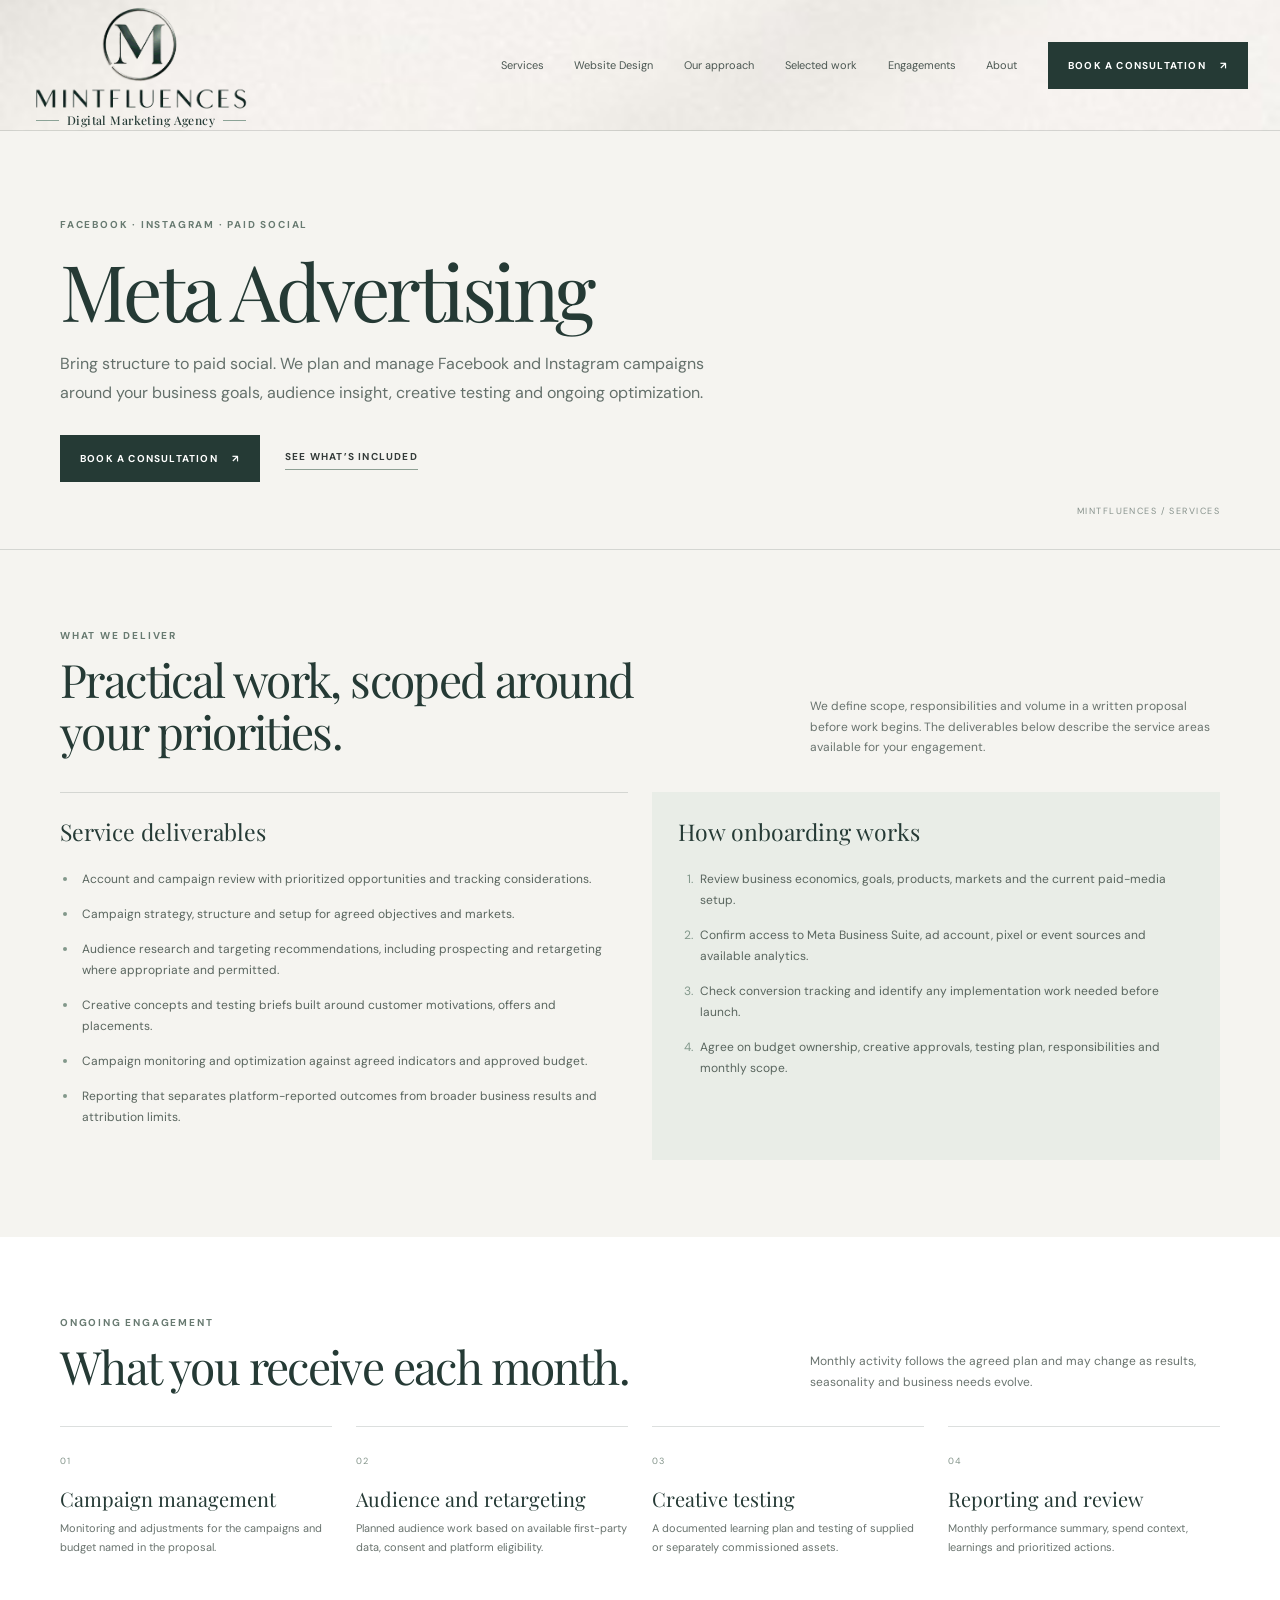
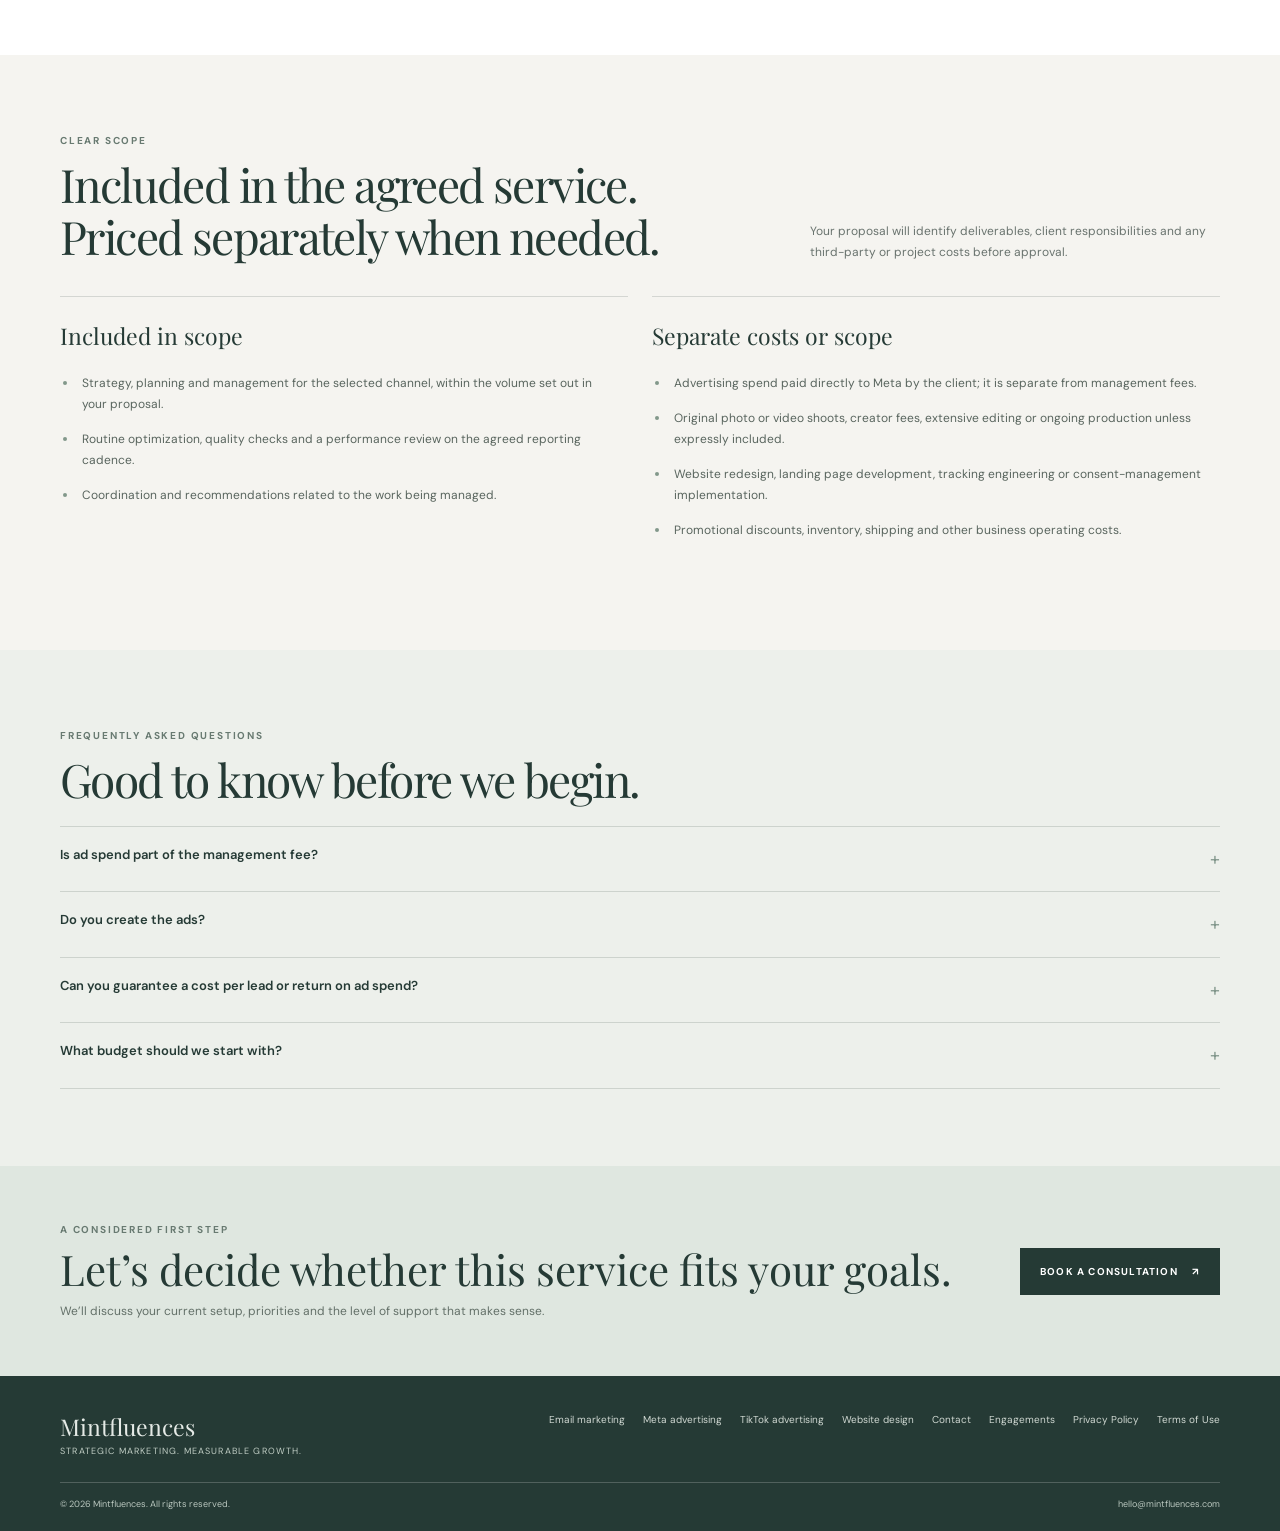
<file: services/meta-advertising.html>
<!doctype html>
<html lang="en">
<head>
<meta charset="utf-8"><meta name="viewport" content="width=device-width,initial-scale=1">
<meta name="theme-color" content="#253A35"><meta name="description" content="Facebook and Instagram advertising strategy, campaign management, audience research, creative testing and optimization.">
<title>Meta Advertising | Mintfluences</title>
<link rel="canonical" href="https://mintfluences.com/services/meta-advertising.html">
<meta property="og:type" content="website"><meta property="og:title" content="Meta Advertising | Mintfluences"><meta property="og:description" content="Facebook and Instagram advertising strategy, campaign management, audience research, creative testing and optimization."><meta property="og:url" content="https://mintfluences.com/services/meta-advertising.html"><meta property="og:image" content="https://mintfluences.com/mintfluences-logo.jpg">
<link rel="icon" href="../favicon.svg" type="image/svg+xml"><link rel="preconnect" href="https://fonts.googleapis.com"><link rel="preconnect" href="https://fonts.gstatic.com" crossorigin>
<link href="https://fonts.googleapis.com/css2?family=DM+Sans:wght@400;500;600;700&family=Playfair+Display:wght@400;500;600&display=swap" rel="stylesheet"><link rel="stylesheet" href="../services.css?v=website-service-20261101">
</head><body>
<a class="skip-link" href="#main">Skip to content</a>

<header class="site-header"><div class="header-inner"><a href="../index.html" class="logo" aria-label="Mintfluences home"><img src="/mintfluences-logo-transparent.png" alt="Mintfluences" width="1011" height="559"><span class="brand-tagline">Digital Marketing Agency</span></a><nav aria-label="Main navigation"><a href="../index.html#services">Services</a><a href="website-design.html">Website Design</a><a href="../index.html#approach">Our approach</a><a href="../index.html#work">Selected work</a><a href="../engagements.html">Engagements</a><a href="../about.html">About</a><a class="button" href="../index.html#contact">Book a consultation <span>↗</span></a></nav></div></header>
<main id="main">
<section class="service-hero"><div class="eyebrow">FACEBOOK · INSTAGRAM · PAID SOCIAL</div><h1>Meta Advertising</h1><p>Bring structure to paid social. We plan and manage Facebook and Instagram campaigns around your business goals, audience insight, creative testing and ongoing optimization.</p><div class="hero-actions"><a class="button" href="../index.html#contact">Book a consultation <span>↗</span></a><a class="text-link" href="#deliverables">See what’s included</a></div><div class="service-index">MINTFLUENCES / SERVICES</div></section>
<section class="section" id="deliverables"><div class="section-head"><div><div class="eyebrow">What we deliver</div><h2>Practical work, scoped around your priorities.</h2></div><p>We define scope, responsibilities and volume in a written proposal before work begins. The deliverables below describe the service areas available for your engagement.</p></div><div class="content-grid"><article><h3>Service deliverables</h3><ul><li>Account and campaign review with prioritized opportunities and tracking considerations.</li><li>Campaign strategy, structure and setup for agreed objectives and markets.</li><li>Audience research and targeting recommendations, including prospecting and retargeting where appropriate and permitted.</li><li>Creative concepts and testing briefs built around customer motivations, offers and placements.</li><li>Campaign monitoring and optimization against agreed indicators and approved budget.</li><li>Reporting that separates platform-reported outcomes from broader business results and attribution limits.</li></ul></article><article class="soft-panel"><h3>How onboarding works</h3><ol><li>Review business economics, goals, products, markets and the current paid-media setup.</li><li>Confirm access to Meta Business Suite, ad account, pixel or event sources and available analytics.</li><li>Check conversion tracking and identify any implementation work needed before launch.</li><li>Agree on budget ownership, creative approvals, testing plan, responsibilities and monthly scope.</li></ol></article></div></section>
<section class="section monthly"><div class="section-head"><div><div class="eyebrow">Ongoing engagement</div><h2>What you receive each month.</h2></div><p>Monthly activity follows the agreed plan and may change as results, seasonality and business needs evolve.</p></div><div class="monthly-grid"><article><span>01</span><h3>Campaign management</h3><p>Monitoring and adjustments for the campaigns and budget named in the proposal.</p></article><article><span>02</span><h3>Audience and retargeting</h3><p>Planned audience work based on available first-party data, consent and platform eligibility.</p></article><article><span>03</span><h3>Creative testing</h3><p>A documented learning plan and testing of supplied or separately commissioned assets.</p></article><article><span>04</span><h3>Reporting and review</h3><p>Monthly performance summary, spend context, learnings and prioritized actions.</p></article></div></section>
<section class="section"><div class="section-head"><div><div class="eyebrow">Clear scope</div><h2>Included in the agreed service. Priced separately when needed.</h2></div><p>Your proposal will identify deliverables, client responsibilities and any third-party or project costs before approval.</p></div><div class="content-grid"><article><h3>Included in scope</h3><ul><li>Strategy, planning and management for the selected channel, within the volume set out in your proposal.</li><li>Routine optimization, quality checks and a performance review on the agreed reporting cadence.</li><li>Coordination and recommendations related to the work being managed.</li></ul></article><article><h3>Separate costs or scope</h3><ul><li>Advertising spend paid directly to Meta by the client; it is separate from management fees.</li><li>Original photo or video shoots, creator fees, extensive editing or ongoing production unless expressly included.</li><li>Website redesign, landing page development, tracking engineering or consent-management implementation.</li><li>Promotional discounts, inventory, shipping and other business operating costs.</li></ul></article></div></section>
<section class="section faq"><div class="section-head"><div><div class="eyebrow">Frequently asked questions</div><h2>Good to know before we begin.</h2></div></div><div class="faq-list"><details><summary>Is ad spend part of the management fee?</summary><p>No. Media spend is paid to Meta through the client’s ad account and is separate from agency management fees.</p></details><details><summary>Do you create the ads?</summary><p>We can provide concepts, messaging and testing briefs. The proposal will state whether asset production, editing or creator coordination is included or quoted separately.</p></details><details><summary>Can you guarantee a cost per lead or return on ad spend?</summary><p>No. Results depend on market conditions, offer, site experience, budget, tracking and other factors. We set measurable objectives and make evidence-based adjustments, without guaranteeing a specific outcome.</p></details><details><summary>What budget should we start with?</summary><p>We recommend a budget after reviewing your goals, economics, audience size and testing needs. Spend is approved by you and paid directly to the platform.</p></details></div></section>
<section class="closing"><div><div class="eyebrow">A considered first step</div><h2>Let’s decide whether this service fits your goals.</h2><p>We’ll discuss your current setup, priorities and the level of support that makes sense.</p></div><a class="button" href="../index.html#contact">Book a consultation <span>↗</span></a></section>
</main><footer><div class="footer-main"><a href="../index.html" class="footer-brand">Mintfluences <span>Strategic marketing. Measurable growth.</span></a><nav aria-label="Footer navigation"><a href="email-marketing.html">Email marketing</a><a href="meta-advertising.html">Meta advertising</a><a href="tiktok-advertising.html">TikTok advertising</a><a href="website-design.html">Website design</a><a href="../index.html#contact">Contact</a><a href="../engagements.html">Engagements</a><a href="../privacy.html">Privacy Policy</a><a href="../terms.html">Terms of Use</a></nav></div><div class="footer-bottom"><span>© 2026 Mintfluences. All rights reserved.</span><span>hello@mintfluences.com</span></div></footer>
</body></html>
</file>
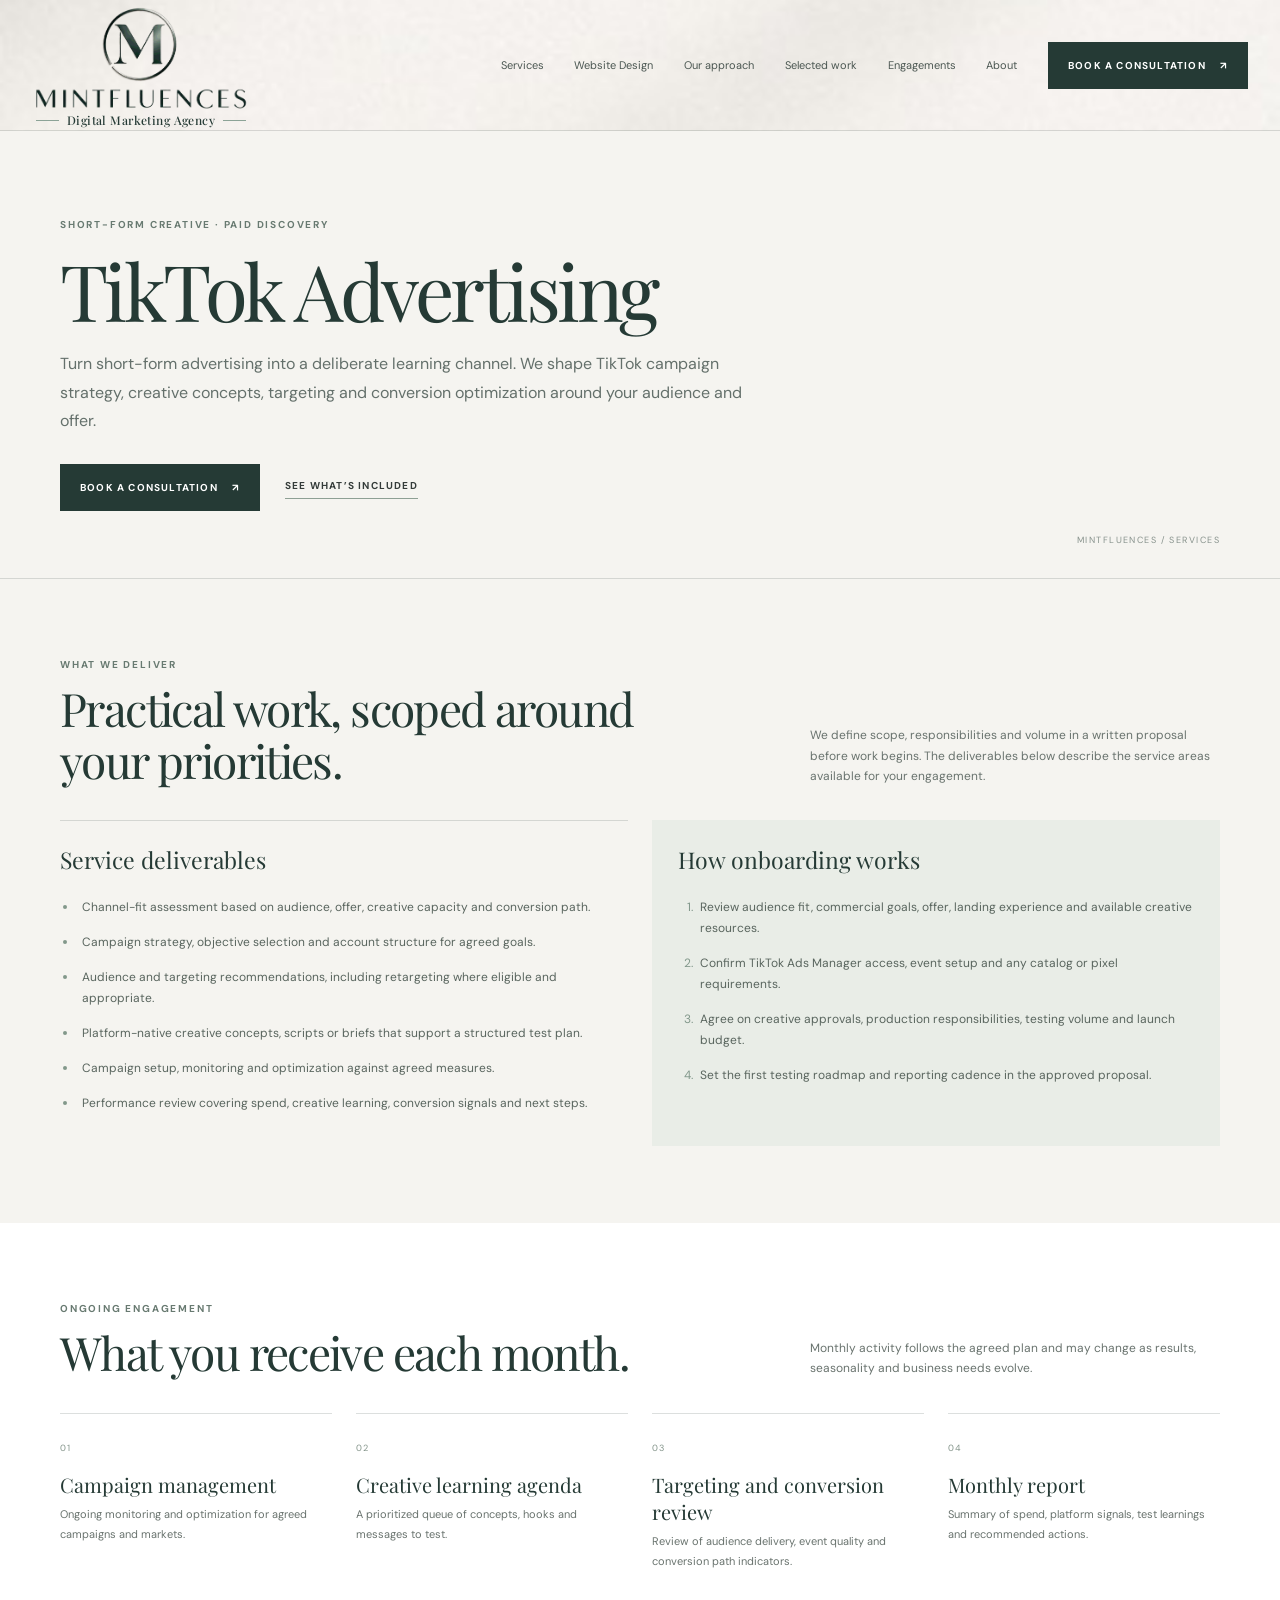
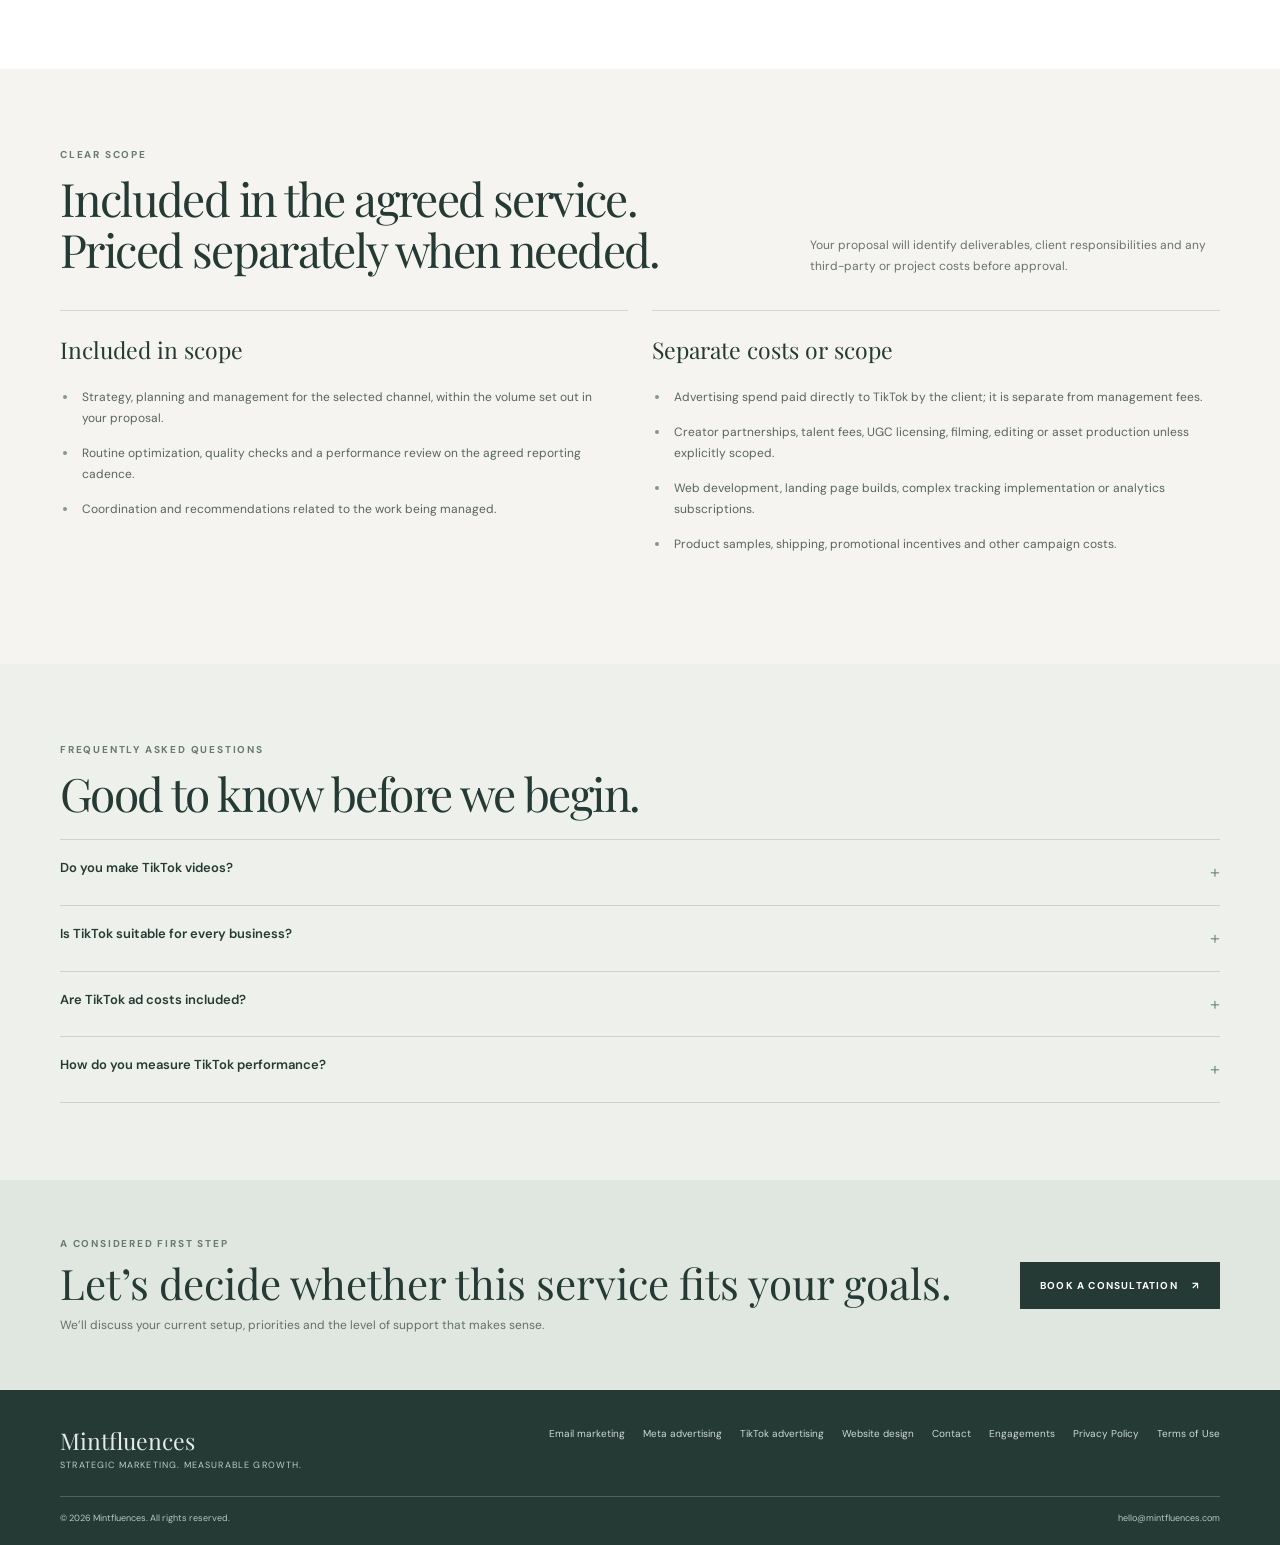
<file: services/tiktok-advertising.html>
<!doctype html>
<html lang="en">
<head>
<meta charset="utf-8"><meta name="viewport" content="width=device-width,initial-scale=1">
<meta name="theme-color" content="#253A35"><meta name="description" content="TikTok advertising strategy, ad creative concepts, targeting, testing and conversion optimization for growing brands.">
<title>TikTok Advertising | Mintfluences</title>
<link rel="canonical" href="https://mintfluences.com/services/tiktok-advertising.html">
<meta property="og:type" content="website"><meta property="og:title" content="TikTok Advertising | Mintfluences"><meta property="og:description" content="TikTok advertising strategy, ad creative concepts, targeting, testing and conversion optimization for growing brands."><meta property="og:url" content="https://mintfluences.com/services/tiktok-advertising.html"><meta property="og:image" content="https://mintfluences.com/mintfluences-logo.jpg">
<link rel="icon" href="../favicon.svg" type="image/svg+xml"><link rel="preconnect" href="https://fonts.googleapis.com"><link rel="preconnect" href="https://fonts.gstatic.com" crossorigin>
<link href="https://fonts.googleapis.com/css2?family=DM+Sans:wght@400;500;600;700&family=Playfair+Display:wght@400;500;600&display=swap" rel="stylesheet"><link rel="stylesheet" href="../services.css?v=website-service-20261101">
</head><body>
<a class="skip-link" href="#main">Skip to content</a>

<header class="site-header"><div class="header-inner"><a href="../index.html" class="logo" aria-label="Mintfluences home"><img src="/mintfluences-logo-transparent.png" alt="Mintfluences" width="1011" height="559"><span class="brand-tagline">Digital Marketing Agency</span></a><nav aria-label="Main navigation"><a href="../index.html#services">Services</a><a href="website-design.html">Website Design</a><a href="../index.html#approach">Our approach</a><a href="../index.html#work">Selected work</a><a href="../engagements.html">Engagements</a><a href="../about.html">About</a><a class="button" href="../index.html#contact">Book a consultation <span>↗</span></a></nav></div></header>
<main id="main">
<section class="service-hero"><div class="eyebrow">SHORT-FORM CREATIVE · PAID DISCOVERY</div><h1>TikTok Advertising</h1><p>Turn short-form advertising into a deliberate learning channel. We shape TikTok campaign strategy, creative concepts, targeting and conversion optimization around your audience and offer.</p><div class="hero-actions"><a class="button" href="../index.html#contact">Book a consultation <span>↗</span></a><a class="text-link" href="#deliverables">See what’s included</a></div><div class="service-index">MINTFLUENCES / SERVICES</div></section>
<section class="section" id="deliverables"><div class="section-head"><div><div class="eyebrow">What we deliver</div><h2>Practical work, scoped around your priorities.</h2></div><p>We define scope, responsibilities and volume in a written proposal before work begins. The deliverables below describe the service areas available for your engagement.</p></div><div class="content-grid"><article><h3>Service deliverables</h3><ul><li>Channel-fit assessment based on audience, offer, creative capacity and conversion path.</li><li>Campaign strategy, objective selection and account structure for agreed goals.</li><li>Audience and targeting recommendations, including retargeting where eligible and appropriate.</li><li>Platform-native creative concepts, scripts or briefs that support a structured test plan.</li><li>Campaign setup, monitoring and optimization against agreed measures.</li><li>Performance review covering spend, creative learning, conversion signals and next steps.</li></ul></article><article class="soft-panel"><h3>How onboarding works</h3><ol><li>Review audience fit, commercial goals, offer, landing experience and available creative resources.</li><li>Confirm TikTok Ads Manager access, event setup and any catalog or pixel requirements.</li><li>Agree on creative approvals, production responsibilities, testing volume and launch budget.</li><li>Set the first testing roadmap and reporting cadence in the approved proposal.</li></ol></article></div></section>
<section class="section monthly"><div class="section-head"><div><div class="eyebrow">Ongoing engagement</div><h2>What you receive each month.</h2></div><p>Monthly activity follows the agreed plan and may change as results, seasonality and business needs evolve.</p></div><div class="monthly-grid"><article><span>01</span><h3>Campaign management</h3><p>Ongoing monitoring and optimization for agreed campaigns and markets.</p></article><article><span>02</span><h3>Creative learning agenda</h3><p>A prioritized queue of concepts, hooks and messages to test.</p></article><article><span>03</span><h3>Targeting and conversion review</h3><p>Review of audience delivery, event quality and conversion path indicators.</p></article><article><span>04</span><h3>Monthly report</h3><p>Summary of spend, platform signals, test learnings and recommended actions.</p></article></div></section>
<section class="section"><div class="section-head"><div><div class="eyebrow">Clear scope</div><h2>Included in the agreed service. Priced separately when needed.</h2></div><p>Your proposal will identify deliverables, client responsibilities and any third-party or project costs before approval.</p></div><div class="content-grid"><article><h3>Included in scope</h3><ul><li>Strategy, planning and management for the selected channel, within the volume set out in your proposal.</li><li>Routine optimization, quality checks and a performance review on the agreed reporting cadence.</li><li>Coordination and recommendations related to the work being managed.</li></ul></article><article><h3>Separate costs or scope</h3><ul><li>Advertising spend paid directly to TikTok by the client; it is separate from management fees.</li><li>Creator partnerships, talent fees, UGC licensing, filming, editing or asset production unless explicitly scoped.</li><li>Web development, landing page builds, complex tracking implementation or analytics subscriptions.</li><li>Product samples, shipping, promotional incentives and other campaign costs.</li></ul></article></div></section>
<section class="section faq"><div class="section-head"><div><div class="eyebrow">Frequently asked questions</div><h2>Good to know before we begin.</h2></div></div><div class="faq-list"><details><summary>Do you make TikTok videos?</summary><p>Creative concepts and production briefs can be included. Filming, creator sourcing, editing and usage rights are listed separately unless the proposal specifically includes them.</p></details><details><summary>Is TikTok suitable for every business?</summary><p>Not always. We assess audience fit, offer, conversion path and available creative capacity before recommending an engagement.</p></details><details><summary>Are TikTok ad costs included?</summary><p>No. The client pays TikTok media spend directly through its ad account, separate from agency management fees.</p></details><details><summary>How do you measure TikTok performance?</summary><p>We review platform reporting alongside available site or commerce analytics, explain attribution limitations and use agreed business indicators. No sales or return is guaranteed.</p></details></div></section>
<section class="closing"><div><div class="eyebrow">A considered first step</div><h2>Let’s decide whether this service fits your goals.</h2><p>We’ll discuss your current setup, priorities and the level of support that makes sense.</p></div><a class="button" href="../index.html#contact">Book a consultation <span>↗</span></a></section>
</main><footer><div class="footer-main"><a href="../index.html" class="footer-brand">Mintfluences <span>Strategic marketing. Measurable growth.</span></a><nav aria-label="Footer navigation"><a href="email-marketing.html">Email marketing</a><a href="meta-advertising.html">Meta advertising</a><a href="tiktok-advertising.html">TikTok advertising</a><a href="website-design.html">Website design</a><a href="../index.html#contact">Contact</a><a href="../engagements.html">Engagements</a><a href="../privacy.html">Privacy Policy</a><a href="../terms.html">Terms of Use</a></nav></div><div class="footer-bottom"><span>© 2026 Mintfluences. All rights reserved.</span><span>hello@mintfluences.com</span></div></footer>
</body></html>
</file>
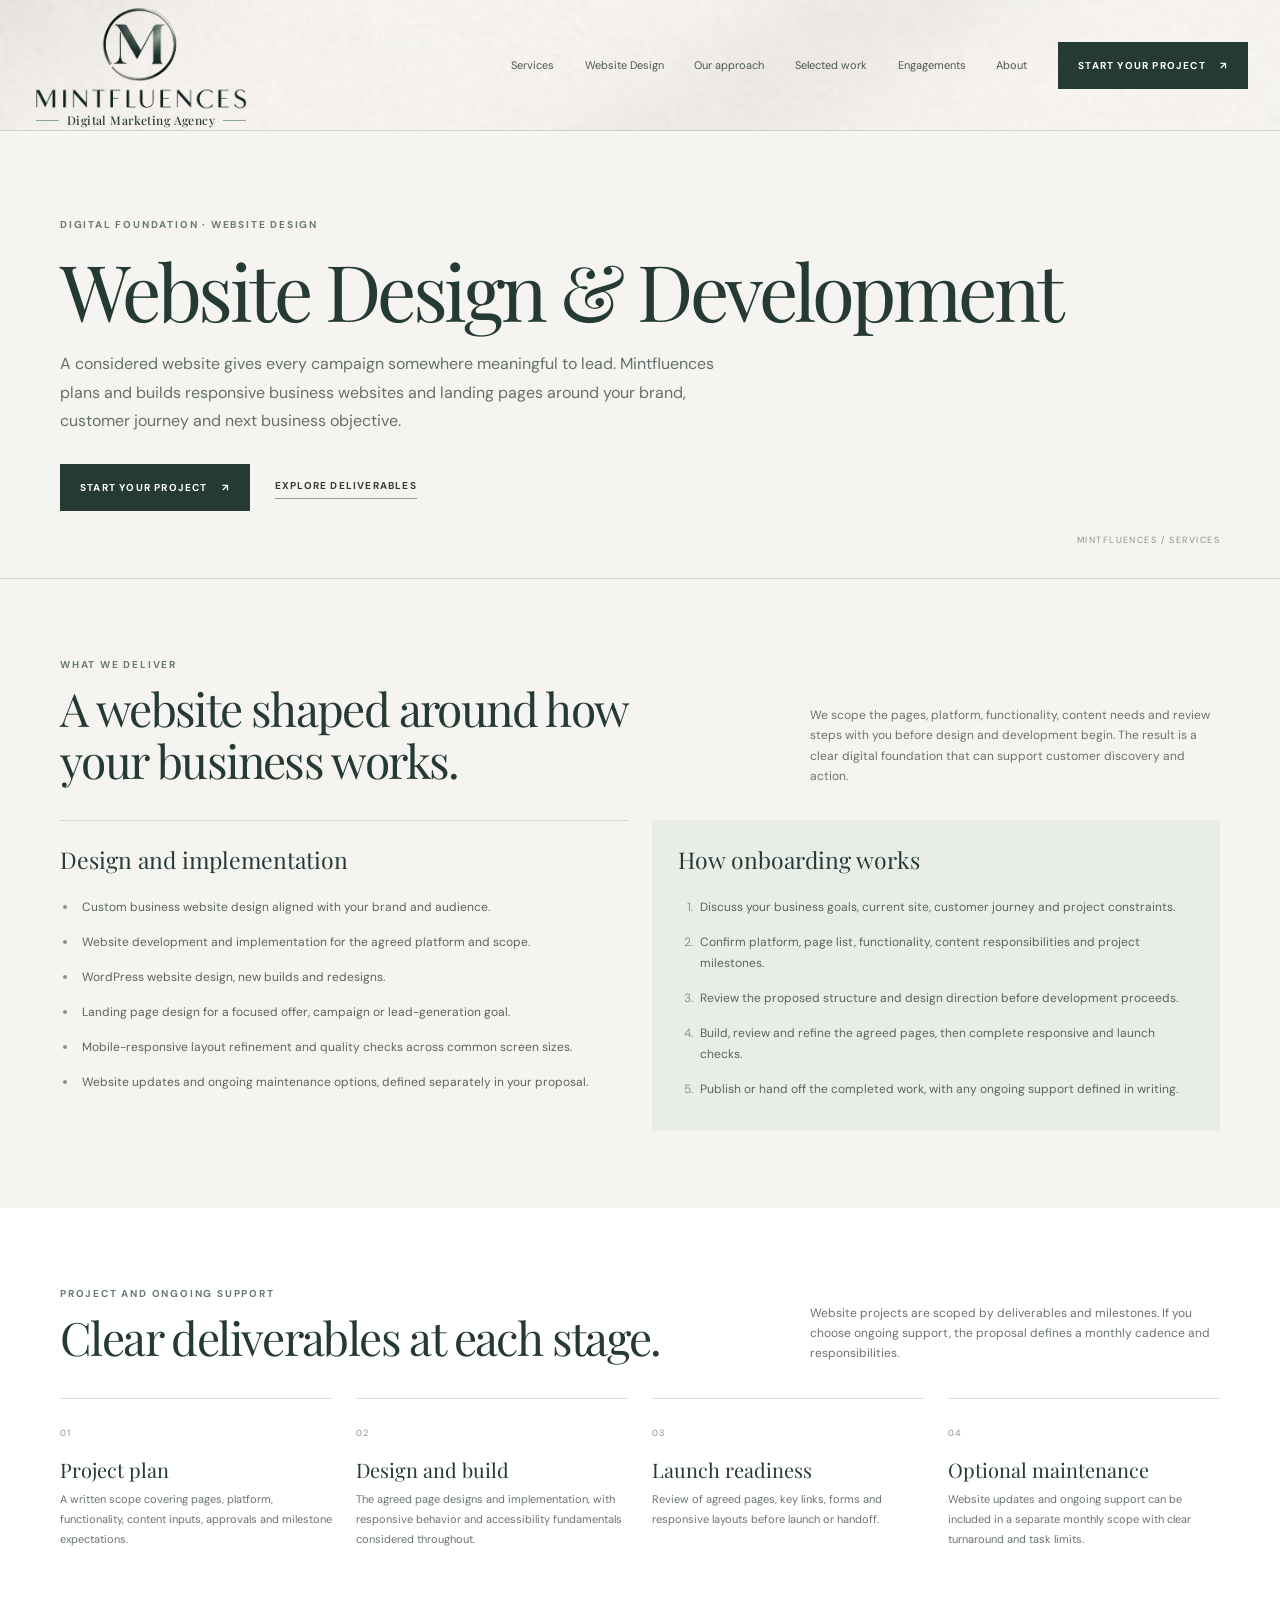
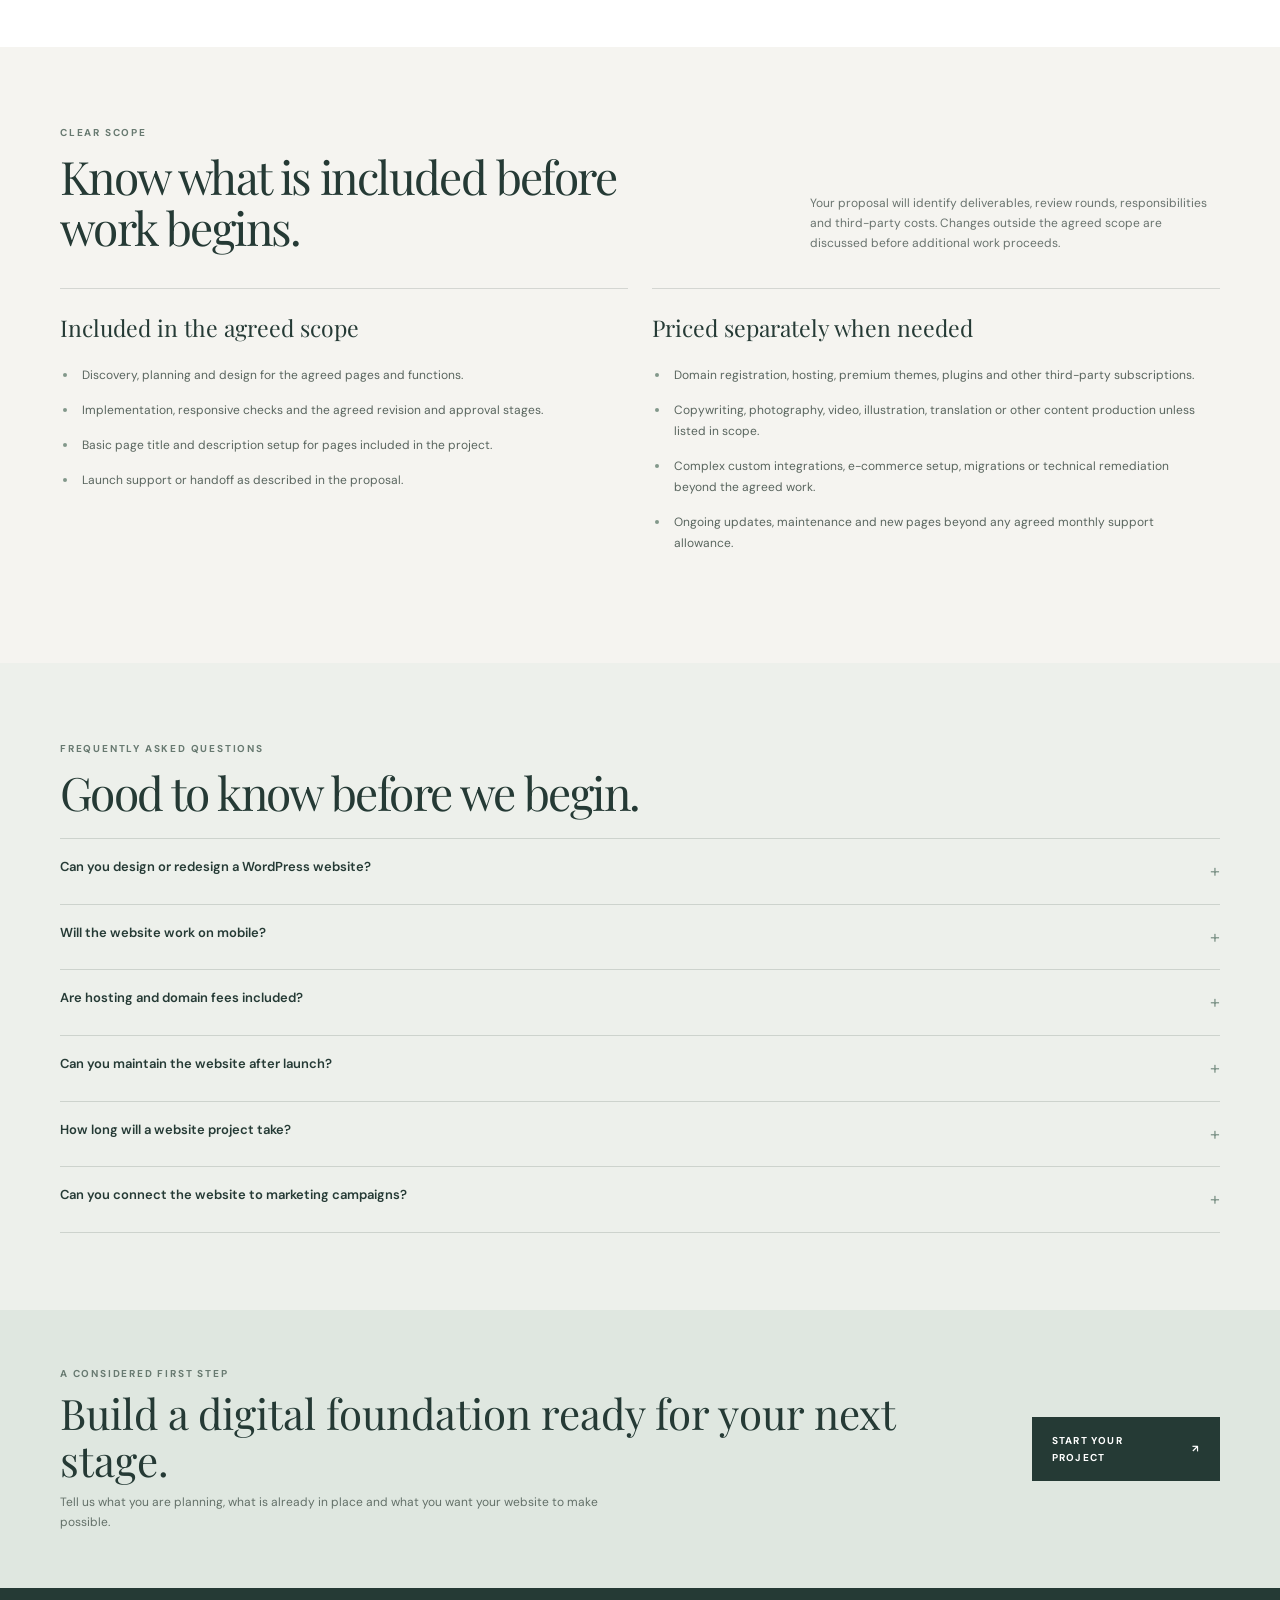
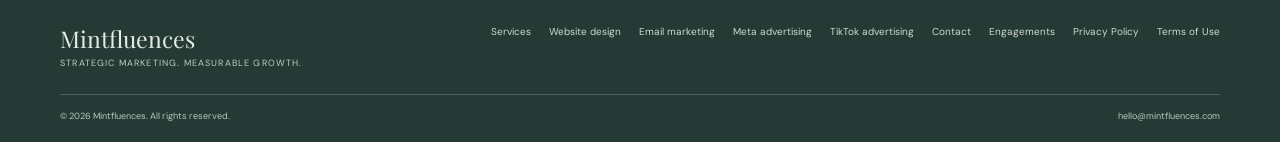
<file: services/website-design.html>
<!doctype html>
<html lang="en">
<head>
<meta charset="utf-8"><meta name="viewport" content="width=device-width,initial-scale=1">
<meta name="theme-color" content="#253A35"><meta name="description" content="Custom business websites, WordPress design and redesigns, landing pages, responsive development and ongoing website support from Mintfluences.">
<title>Website Design &amp; Development | Mintfluences</title>
<link rel="canonical" href="https://mintfluences.com/services/website-design.html">
<meta property="og:type" content="website"><meta property="og:title" content="Website Design &amp; Development | Mintfluences"><meta property="og:description" content="Custom websites and landing pages designed to give your business a clear, responsive digital foundation."><meta property="og:url" content="https://mintfluences.com/services/website-design.html"><meta property="og:image" content="https://mintfluences.com/mintfluences-logo.jpg">
<link rel="icon" href="../favicon.svg" type="image/svg+xml"><link rel="preconnect" href="https://fonts.googleapis.com"><link rel="preconnect" href="https://fonts.gstatic.com" crossorigin>
<link href="https://fonts.googleapis.com/css2?family=DM+Sans:wght@400;500;600;700&family=Playfair+Display:wght@400;500;600&display=swap" rel="stylesheet"><link rel="stylesheet" href="../services.css?v=website-service-20261101">
</head><body>
<a class="skip-link" href="#main">Skip to content</a>
<header class="site-header"><div class="header-inner"><a href="../index.html" class="logo" aria-label="Mintfluences home"><img src="/mintfluences-logo-transparent.png" alt="Mintfluences" width="1011" height="559"><span class="brand-tagline">Digital Marketing Agency</span></a><nav aria-label="Main navigation"><a href="../index.html#services">Services</a><a href="website-design.html" aria-current="page">Website Design</a><a href="../index.html#approach">Our approach</a><a href="../index.html#work">Selected work</a><a href="../engagements.html">Engagements</a><a href="../about.html">About</a><a class="button" href="../index.html#contact">Start your project <span>↗</span></a></nav></div></header>
<main id="main">
<section class="service-hero"><div class="eyebrow">DIGITAL FOUNDATION · WEBSITE DESIGN</div><h1>Website Design &amp; Development</h1><p>A considered website gives every campaign somewhere meaningful to lead. Mintfluences plans and builds responsive business websites and landing pages around your brand, customer journey and next business objective.</p><div class="hero-actions"><a class="button" href="../index.html#contact">Start your project <span>↗</span></a><a class="text-link" href="#deliverables">Explore deliverables</a></div><div class="service-index">MINTFLUENCES / SERVICES</div></section>
<section class="section" id="deliverables"><div class="section-head"><div><div class="eyebrow">What we deliver</div><h2>A website shaped around how your business works.</h2></div><p>We scope the pages, platform, functionality, content needs and review steps with you before design and development begin. The result is a clear digital foundation that can support customer discovery and action.</p></div><div class="content-grid"><article><h3>Design and implementation</h3><ul><li>Custom business website design aligned with your brand and audience.</li><li>Website development and implementation for the agreed platform and scope.</li><li>WordPress website design, new builds and redesigns.</li><li>Landing page design for a focused offer, campaign or lead-generation goal.</li><li>Mobile-responsive layout refinement and quality checks across common screen sizes.</li><li>Website updates and ongoing maintenance options, defined separately in your proposal.</li></ul></article><article class="soft-panel"><h3>How onboarding works</h3><ol><li>Discuss your business goals, current site, customer journey and project constraints.</li><li>Confirm platform, page list, functionality, content responsibilities and project milestones.</li><li>Review the proposed structure and design direction before development proceeds.</li><li>Build, review and refine the agreed pages, then complete responsive and launch checks.</li><li>Publish or hand off the completed work, with any ongoing support defined in writing.</li></ol></article></div></section>
<section class="section monthly"><div class="section-head"><div><div class="eyebrow">Project and ongoing support</div><h2>Clear deliverables at each stage.</h2></div><p>Website projects are scoped by deliverables and milestones. If you choose ongoing support, the proposal defines a monthly cadence and responsibilities.</p></div><div class="monthly-grid"><article><span>01</span><h3>Project plan</h3><p>A written scope covering pages, platform, functionality, content inputs, approvals and milestone expectations.</p></article><article><span>02</span><h3>Design and build</h3><p>The agreed page designs and implementation, with responsive behavior and accessibility fundamentals considered throughout.</p></article><article><span>03</span><h3>Launch readiness</h3><p>Review of agreed pages, key links, forms and responsive layouts before launch or handoff.</p></article><article><span>04</span><h3>Optional maintenance</h3><p>Website updates and ongoing support can be included in a separate monthly scope with clear turnaround and task limits.</p></article></div></section>
<section class="section"><div class="section-head"><div><div class="eyebrow">Clear scope</div><h2>Know what is included before work begins.</h2></div><p>Your proposal will identify deliverables, review rounds, responsibilities and third-party costs. Changes outside the agreed scope are discussed before additional work proceeds.</p></div><div class="content-grid"><article><h3>Included in the agreed scope</h3><ul><li>Discovery, planning and design for the agreed pages and functions.</li><li>Implementation, responsive checks and the agreed revision and approval stages.</li><li>Basic page title and description setup for pages included in the project.</li><li>Launch support or handoff as described in the proposal.</li></ul></article><article><h3>Priced separately when needed</h3><ul><li>Domain registration, hosting, premium themes, plugins and other third-party subscriptions.</li><li>Copywriting, photography, video, illustration, translation or other content production unless listed in scope.</li><li>Complex custom integrations, e-commerce setup, migrations or technical remediation beyond the agreed work.</li><li>Ongoing updates, maintenance and new pages beyond any agreed monthly support allowance.</li></ul></article></div></section>
<section class="section faq"><div class="section-head"><div><div class="eyebrow">Frequently asked questions</div><h2>Good to know before we begin.</h2></div></div><div class="faq-list"><details><summary>Can you design or redesign a WordPress website?</summary><p>Yes. WordPress design, new builds and redesigns are available. We confirm the current setup, required functionality and platform responsibilities during discovery.</p></details><details><summary>Will the website work on mobile?</summary><p>Responsive behavior is part of the agreed design and implementation scope. We review agreed pages across common screen sizes before launch or handoff.</p></details><details><summary>Are hosting and domain fees included?</summary><p>Domain, hosting, premium plugin and other third-party fees are separate unless your written proposal explicitly includes them.</p></details><details><summary>Can you maintain the website after launch?</summary><p>Yes. Website updates and ongoing maintenance can be scoped as a separate recurring service with defined tasks, response expectations and monthly limits.</p></details><details><summary>How long will a website project take?</summary><p>Timing depends on page count, functionality, content readiness, review turnaround and any existing-site migration needs. We set milestone expectations in the proposal after discovery.</p></details><details><summary>Can you connect the website to marketing campaigns?</summary><p>Yes. Website design can be combined with email marketing or Meta and TikTok advertising. The inquiry form lets you describe a website-only or combined-service request.</p></details></div></section>
<section class="closing"><div><div class="eyebrow">A considered first step</div><h2>Build a digital foundation ready for your next stage.</h2><p>Tell us what you are planning, what is already in place and what you want your website to make possible.</p></div><a class="button" href="../index.html#contact">Start your project <span>↗</span></a></section>
</main><footer><div class="footer-main"><a href="../index.html" class="footer-brand">Mintfluences <span>Strategic marketing. Measurable growth.</span></a><nav aria-label="Footer navigation"><a href="../index.html#services">Services</a><a href="website-design.html">Website design</a><a href="email-marketing.html">Email marketing</a><a href="meta-advertising.html">Meta advertising</a><a href="tiktok-advertising.html">TikTok advertising</a><a href="../index.html#contact">Contact</a><a href="../engagements.html">Engagements</a><a href="../privacy.html">Privacy Policy</a><a href="../terms.html">Terms of Use</a></nav></div><div class="footer-bottom"><span>© 2026 Mintfluences. All rights reserved.</span><a href="mailto:hello@mintfluences.com">hello@mintfluences.com</a></div></footer>
</body></html>
</file>
<file: services.css>
:root{--forest:#253A35;--ivory:#F5F4F0;--sage:#A8BDB0;--platinum:#D5D5D0;--white:#fff;--charcoal:#343B39;--muted:#68736e;--serif:'Playfair Display',Georgia,serif;--sans:'DM Sans',Arial,sans-serif;--line:rgba(37,58,53,.16);--max:1160px}*{box-sizing:border-box}html{scroll-behavior:smooth}body{margin:0;background:var(--ivory);color:var(--charcoal);font:15px/1.7 var(--sans);-webkit-font-smoothing:antialiased}a{color:inherit;text-decoration:none}.skip-link{position:absolute;left:12px;top:-60px;background:var(--forest);color:#fff;padding:10px 14px;z-index:100}.skip-link:focus{top:10px}a:focus-visible,summary:focus-visible{outline:3px solid #657f71;outline-offset:3px}.site-header{position:sticky;top:0;z-index:20;background-color:rgba(243,241,237,.96);background-image:url("/header-texture.jpg");background-size:cover;background-position:center;border-bottom:1px solid var(--line)}.header-inner{width:min(calc(100% - 64px),1220px);height:130px;margin:auto;display:flex;align-items:center;justify-content:space-between;gap:28px}.logo{display:flex;flex-direction:column;align-items:center;justify-content:center;gap:0;text-align:center;line-height:1;flex:0 0 auto}.logo img{display:block;width:218px;height:108px;object-fit:cover;object-position:center top;flex:0 0 auto}.brand-tagline{display:flex;align-items:center;justify-content:center;gap:8px;margin-top:2px;font:500 12px/1 var(--serif);letter-spacing:.035em;color:var(--forest);white-space:nowrap}.brand-tagline:before,.brand-tagline:after{content:"";display:block;width:23px;height:1px;background:#8ca397;flex:0 0 auto}.header-inner nav{display:flex;align-items:center;gap:clamp(14px,2.4vw,32px);font-size:11px;color:#4b5752}.button{display:inline-flex;align-items:center;justify-content:center;gap:14px;background:var(--forest);border:1px solid var(--forest);color:#fff!important;padding:14px 19px;font-size:10px;letter-spacing:.12em;text-transform:uppercase;font-weight:700;transition:.2s}.button:hover{background:#354d46;transform:translateY(-1px)}.eyebrow{font-size:10px;letter-spacing:.18em;text-transform:uppercase;font-weight:700;color:#687a71}.service-hero{padding:85px max(28px,calc((100vw - var(--max))/2)) 67px;border-bottom:1px solid var(--line);position:relative}.service-hero h1{font:400 clamp(48px,7vw,78px)/1.05 var(--serif);color:var(--forest);letter-spacing:-.045em;margin:17px 0 18px}.service-hero>p{max-width:690px;color:#64706b;font-size:16px;line-height:1.8;margin:0}.hero-actions{display:flex;align-items:center;gap:25px;margin-top:28px}.text-link{font-size:10px;text-transform:uppercase;letter-spacing:.12em;border-bottom:1px solid #8ea094;padding-bottom:4px;font-weight:700}.service-index{position:absolute;right:max(28px,calc((100vw - var(--max))/2));bottom:30px;font-size:9px;letter-spacing:.16em;color:#87928c}.section{padding:77px max(28px,calc((100vw - var(--max))/2))}.section-head{display:flex;justify-content:space-between;align-items:end;gap:35px;margin-bottom:34px}.section-head h2{font:400 clamp(32px,4.1vw,46px)/1.12 var(--serif);letter-spacing:-.035em;color:var(--forest);margin:10px 0 0;max-width:620px}.section-head>p{max-width:410px;margin:0;color:#69736e;font-size:12px}.content-grid{display:grid;grid-template-columns:1fr 1fr;gap:24px}.content-grid article{border-top:1px solid var(--line);padding:23px 18px 25px 0}.content-grid article.soft-panel{background:#e9ede7;padding:24px 26px;border:0}.content-grid h3{font:400 23px var(--serif);color:var(--forest);margin:0 0 15px}.content-grid ul,.content-grid ol{padding:0 0 0 18px;margin:0}.content-grid li{font-size:12px;color:#59655e;padding:7px 0 7px 4px;line-height:1.75}.content-grid li::marker{color:#82988b}.monthly{background:#fff}.monthly-grid{display:grid;grid-template-columns:repeat(4,1fr);gap:0 24px}.monthly-grid article{border-top:1px solid var(--line);padding:20px 0}.monthly-grid span{font-size:9px;letter-spacing:.13em;color:#83948a}.monthly-grid h3{font:400 20px var(--serif);color:var(--forest);margin:12px 0 7px}.monthly-grid p{font-size:11px;color:#69736e;line-height:1.8;margin:0}.faq{background:#edf0eb}.faq .section-head{margin-bottom:20px}.faq-list{border-top:1px solid var(--line)}details{border-bottom:1px solid var(--line);padding:17px 0}summary{font-size:13px;font-weight:600;color:var(--forest);cursor:pointer;list-style:none;display:flex;justify-content:space-between;gap:15px}summary::-webkit-details-marker{display:none}summary:after{content:'+';font-size:18px;font-weight:400;color:#80958a}details[open] summary:after{content:'−'}details p{font-size:12px;color:#66716b;max-width:850px;margin:12px 0 0}.closing{padding:55px max(28px,calc((100vw - var(--max))/2));background:#dfe7e0;display:flex;align-items:center;justify-content:space-between;gap:28px}.closing h2{font:400 clamp(29px,3.8vw,42px)/1.12 var(--serif);color:var(--forest);margin:8px 0}.closing p{font-size:12px;color:#637068;margin:0;max-width:570px}footer{background:var(--forest);color:#e5eae6;padding:35px max(28px,calc((100vw - var(--max))/2)) 18px}.footer-main{display:flex;justify-content:space-between;gap:30px;padding-bottom:25px;border-bottom:1px solid rgba(255,255,255,.2)}.footer-brand{font:400 23px var(--serif)}.footer-brand span{display:block;font:9px var(--sans);letter-spacing:.13em;text-transform:uppercase;color:#c0cdc4;margin-top:3px}.footer-main nav{display:flex;flex-wrap:wrap;gap:18px;font-size:10px;color:#d0d8d2}.footer-bottom{display:flex;justify-content:space-between;gap:18px;padding-top:14px;color:#bac7bf;font-size:9px}@media(max-width:850px){.header-inner{width:min(calc(100% - 42px),1220px);height:114px;min-height:114px;gap:16px}.logo img{width:190px;height:94px}.header-inner nav{gap:12px;flex-wrap:wrap;justify-content:flex-end}.header-inner nav>a:not(.button){font-size:10px}.service-index{display:none}.monthly-grid{grid-template-columns:1fr 1fr;gap:0 20px}.section-head{display:block}.section-head>p{margin-top:14px}}@media(max-width:620px){.header-inner{width:calc(100% - 38px);height:108px;min-height:108px;padding:0;align-items:center;flex-direction:row;justify-content:space-between}.logo img{width:174px;height:86px}.brand-tagline{font-size:10px;letter-spacing:.025em;gap:6px}.brand-tagline:before,.brand-tagline:after{width:15px}.header-inner nav{justify-content:flex-end;gap:10px 17px}.header-inner nav>a:not(.button){display:none}.header-inner nav .button{padding:10px 13px;font-size:9px}.service-hero{padding:58px 22px 48px}.service-hero h1{font-size:49px}.service-hero>p{font-size:14px}.hero-actions{align-items:flex-start;flex-direction:column;gap:17px}.section{padding:58px 22px}.content-grid{grid-template-columns:1fr;gap:8px}.monthly-grid{grid-template-columns:1fr 1fr;gap:0 16px}.closing{padding:38px 22px;align-items:flex-start;flex-direction:column}.footer-main,.footer-bottom{flex-direction:column}.footer-main nav{gap:14px 18px}footer{padding:30px 22px 18px}}

.engagement-options{gap:16px}.engagement-options article{min-height:230px}.engagement-options .small-link{display:inline-block;margin-top:18px}.option-links{display:flex;gap:18px}.engagement-options a{color:var(--forest)}@media(max-width:620px){.engagement-options article{min-height:auto}}

.website-packages{background:#edf0eb}.website-package-grid{display:grid;grid-template-columns:repeat(3,minmax(0,1fr));gap:16px}.website-package-grid article{background:var(--ivory);border:1px solid var(--line);padding:25px 23px}.website-package-grid article>span{font-size:9px;letter-spacing:.15em;color:#819187}.website-package-grid h3{font:400 24px var(--serif);color:var(--forest);margin:13px 0 8px}.website-package-grid p,.package-disclaimer{font-size:11px;line-height:1.8;color:#68736e}.website-package-grid ul{padding-left:17px;margin:15px 0 0}.website-package-grid li{font-size:11px;line-height:1.75;color:#59655e;padding:5px 0}.website-package-grid li::marker{color:#82988b}.package-disclaimer{margin:20px 0 0;max-width:900px}@media(max-width:850px){.website-package-grid{grid-template-columns:1fr 1fr}}@media(max-width:620px){.website-package-grid{grid-template-columns:1fr}.website-package-grid article{padding:22px 20px}}
</file>
